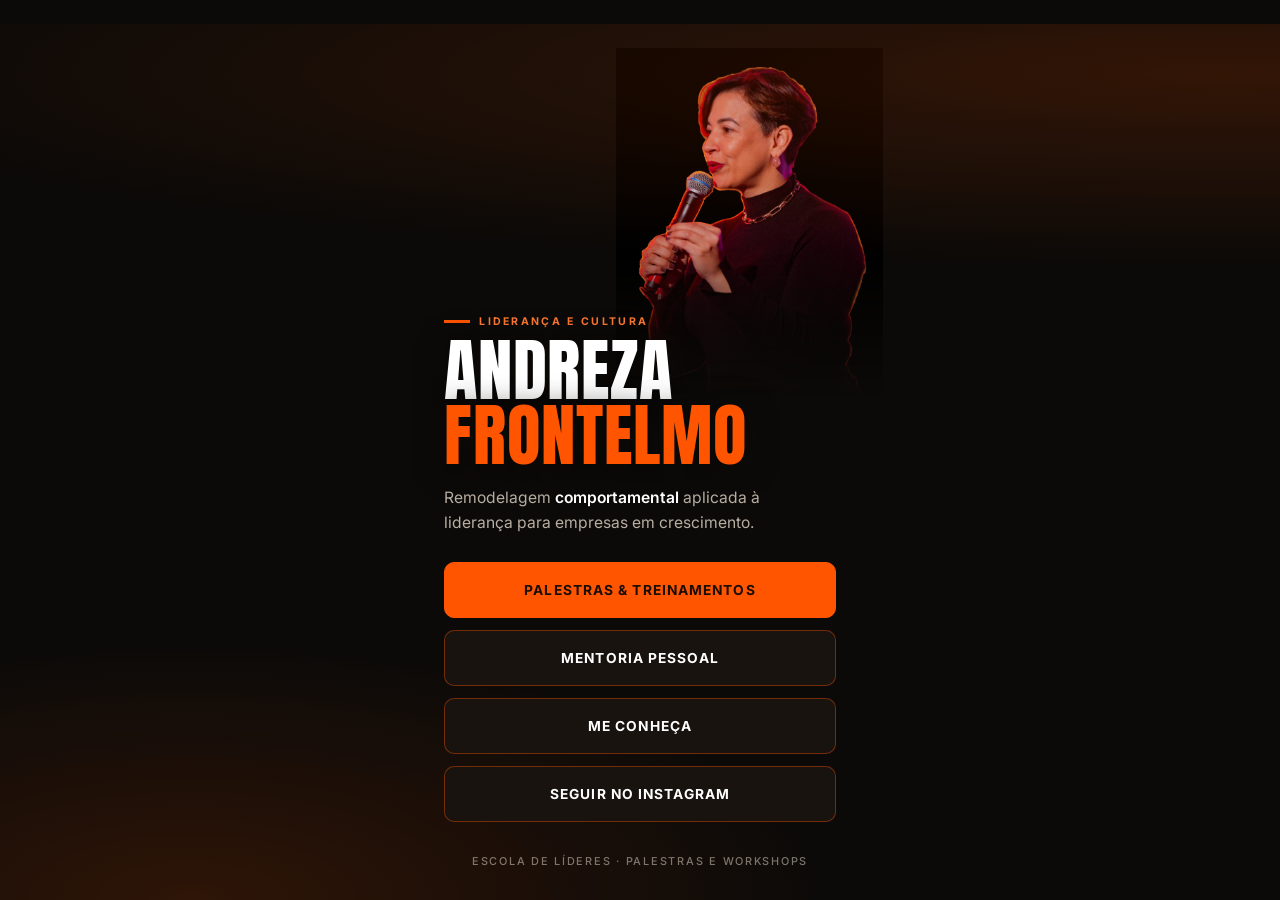
<file: index.html>
<!DOCTYPE html>
<html lang="pt-BR" data-tema="noturno">
<head>
  <meta charset="UTF-8">
  <meta name="viewport" content="width=device-width, initial-scale=1.0">
  <title>Andreza Frontelmo — Especialista em Liderança e Cultura</title>
  <meta name="description" content="Especialista em liderança e cultura. Remodelagem comportamental aplicada à liderança para empresas em crescimento. Palestras, treinamentos e mentoria.">

  <meta property="og:type" content="website">
  <meta property="og:url" content="https://afrontelmo.com/">
  <meta property="og:title" content="Andreza Frontelmo — Especialista em Liderança e Cultura">
  <meta property="og:description" content="Remodelagem comportamental aplicada à liderança para empresas em crescimento. Palestras, treinamentos e mentoria.">
  <meta property="og:image" content="https://afrontelmo.com/img/retrato-andreza.jpg">
  <meta name="twitter:card" content="summary_large_image">

  <link rel="icon" href="data:image/svg+xml,%3Csvg xmlns='http://www.w3.org/2000/svg' viewBox='0 0 64 64'%3E%3Crect width='64' height='64' rx='14' fill='%23EE7420'/%3E%3Ctext x='32' y='47' font-family='Arial, sans-serif' font-weight='900' font-size='40' fill='%23FFFFFF' text-anchor='middle'%3EA%3C/text%3E%3C/svg%3E">

  <!-- Tema do dia: os três designs aprovados se revezam, um por dia,
       virando à meia-noite de Brasília. ?tema=noturno|minimal|palco força um. -->
  <script src="tema.js"></script>

  <link rel="preconnect" href="https://fonts.googleapis.com">
  <link rel="preconnect" href="https://fonts.gstatic.com" crossorigin>
  <!-- Todas as famílias dos 3 temas num só CSS; o navegador baixa apenas
       os arquivos de fonte que o tema ativo realmente usa -->
  <link href="https://fonts.googleapis.com/css2?family=Anton&family=Fraunces:ital,opsz,wght@0,9..144,400;0,9..144,500;1,9..144,400;1,9..144,500&family=Inter:wght@400;500;600;700&family=Space+Grotesk:wght@500;600;700&display=swap" rel="stylesheet">

  <link rel="stylesheet" href="styles.css">
</head>
<body>

  <main class="bio">

    <div class="arco">
      <img src="img/retrato-andreza.jpg" alt="Retrato de Andreza Frontelmo">
    </div>

    <div class="hero" aria-hidden="true">
      <img src="img/capa-andreza.jpg" alt="">
    </div>

    <header class="titulo">
      <p class="eyebrow"><span class="eyebrow-texto"><span class="so-minimal">Especialista em </span>Liderança e Cultura</span></p>
      <h1><span class="nome">Andreza</span> <span class="sobrenome">Frontelmo<span class="ponto">.</span></span></h1>
    </header>

    <p class="tagline">Remodelagem <strong>comportamental</strong> aplicada à liderança para empresas em crescimento.</p>

    <nav class="links" aria-label="Links de contato e serviços">

      <a class="btn btn--primario" href="palestras.html">
        <svg class="icone" viewBox="0 0 24 24" width="19" height="19" fill="none" stroke="currentColor" stroke-width="1.6" stroke-linecap="round" stroke-linejoin="round" aria-hidden="true"><path d="M12 3v10"/><path d="M8.5 6.5C5.5 6.5 3.5 5 3.5 5v9s2 1.5 5 1.5 5-1.5 5-1.5"/><path d="M15.5 6.5c3 0 5-1.5 5-1.5v9s-2 1.5-5 1.5"/><path d="M9 21h6M12 17v4"/></svg>
        <span class="rotulo">Palestras &amp; Treinamentos</span>
        <span class="seta" aria-hidden="true">&rarr;</span>
      </a>

      <a class="btn" href="mentoria.html">
        <svg class="icone" viewBox="0 0 24 24" width="19" height="19" fill="none" stroke="currentColor" stroke-width="1.6" stroke-linecap="round" stroke-linejoin="round" aria-hidden="true"><circle cx="12" cy="12" r="8.5"/><circle cx="12" cy="12" r="4.7"/><circle cx="12" cy="12" r="1.2" fill="currentColor" stroke="none"/></svg>
        <span class="rotulo">Mentoria Pessoal</span>
        <span class="seta" aria-hidden="true">&rarr;</span>
      </a>

      <a class="btn" href="completo.html">
        <svg class="icone" viewBox="0 0 24 24" width="19" height="19" fill="none" stroke="currentColor" stroke-width="1.6" stroke-linecap="round" stroke-linejoin="round" aria-hidden="true"><circle cx="12" cy="8" r="4"/><path d="M4.5 20.5c0-3.6 3.2-6 7.5-6s7.5 2.4 7.5 6"/></svg>
        <span class="rotulo">Me Conheça</span>
        <span class="seta" aria-hidden="true">&rarr;</span>
      </a>

      <a class="btn btn--instagram" href="https://instagram.com/andrezafrontelmo" target="_blank" rel="noopener">
        <svg class="icone" viewBox="0 0 24 24" width="19" height="19" fill="none" stroke="currentColor" stroke-width="1.6" stroke-linecap="round" aria-hidden="true"><rect x="2.5" y="2.5" width="19" height="19" rx="5.5"/><circle cx="12" cy="12" r="4.2"/><circle cx="17.6" cy="6.4" r="1.1" fill="currentColor" stroke="none"/></svg>
        <span class="rotulo">Seguir no Instagram</span>
        <span class="seta" aria-hidden="true">&rarr;</span>
      </a>

    </nav>

    <p class="foot"><span class="foot-linha">Escola de Líderes · Palestras e Workshops</span><a class="ig" href="https://instagram.com/andrezafrontelmo" target="_blank" rel="noopener">@andrezafrontelmo</a></p>

  </main>

</body>
</html>
</file>
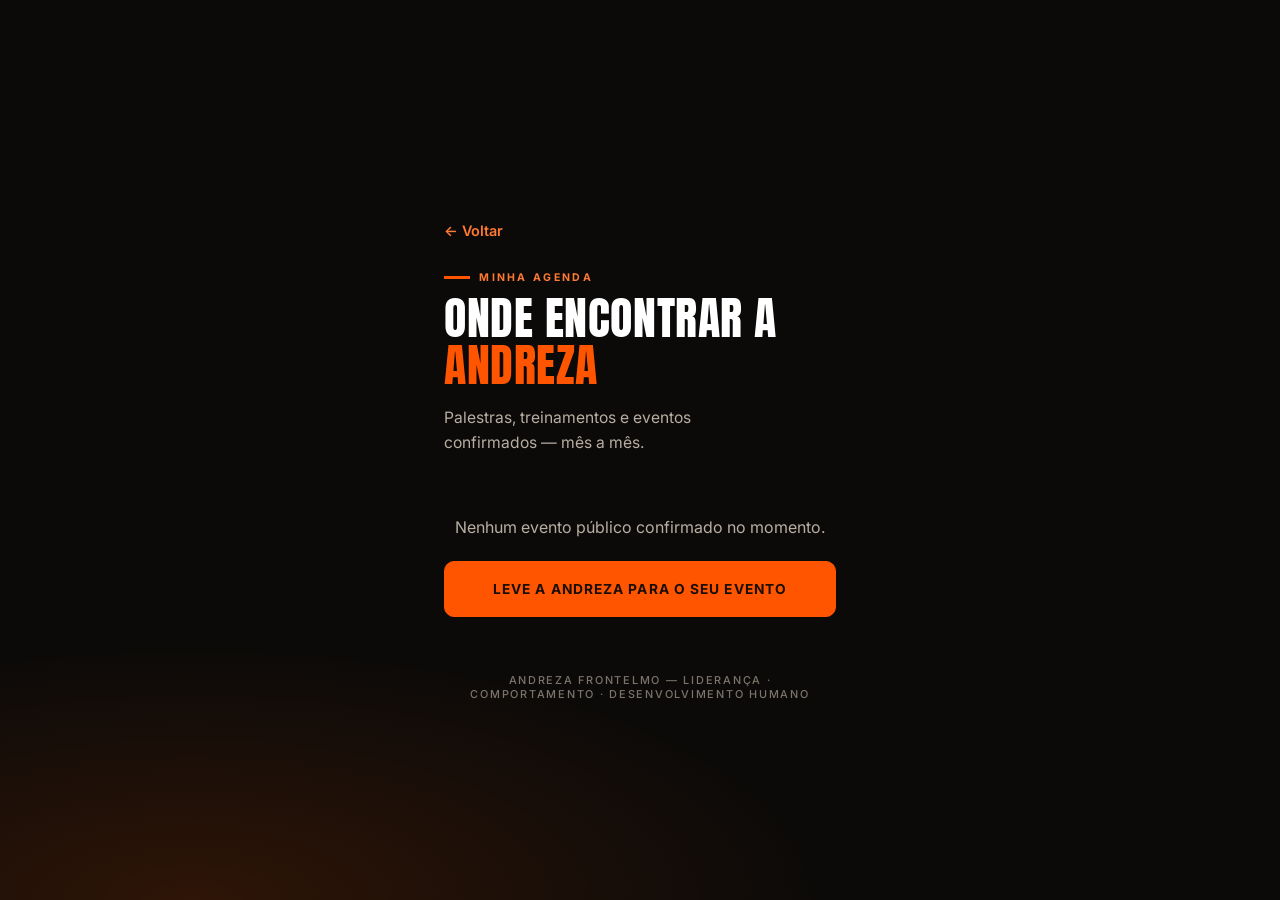
<file: agenda.html>
<!DOCTYPE html>
<html lang="pt-BR" data-tema="noturno">
<head>
  <meta charset="UTF-8">
  <meta name="viewport" content="width=device-width, initial-scale=1.0">
  <title>Minha Agenda — Andreza Frontelmo</title>
  <meta name="description" content="Agenda de palestras, treinamentos e eventos com a participação de Andreza Frontelmo, mês a mês.">

  <link rel="icon" href="data:image/svg+xml,%3Csvg xmlns='http://www.w3.org/2000/svg' viewBox='0 0 64 64'%3E%3Crect width='64' height='64' rx='14' fill='%23EE7420'/%3E%3Ctext x='32' y='47' font-family='Arial, sans-serif' font-weight='900' font-size='40' fill='%23FFFFFF' text-anchor='middle'%3EA%3C/text%3E%3C/svg%3E">

  <script src="tema.js"></script>

  <link rel="preconnect" href="https://fonts.googleapis.com">
  <link rel="preconnect" href="https://fonts.gstatic.com" crossorigin>
  <link href="https://fonts.googleapis.com/css2?family=Anton&family=Fraunces:ital,opsz,wght@0,9..144,400;0,9..144,500;1,9..144,400;1,9..144,500&family=Inter:wght@400;500;600;700&family=Space+Grotesk:wght@500;600;700&display=swap" rel="stylesheet">

  <link rel="stylesheet" href="styles.css">
  <script src="agenda.js" defer></script>
</head>
<body>

  <main class="bio page">

    <a class="back" href="index.html">&#8592; Voltar</a>

    <p class="eyebrow">Minha Agenda</p>

    <h1 class="page-title">Onde encontrar a <em class="word-glow">Andreza</em></h1>

    <p class="tagline">Palestras, treinamentos e eventos confirmados — mês a mês.</p>

    <div class="agenda" id="agenda" aria-live="polite">
      <p class="agenda-loading">Carregando agenda…</p>
    </div>

    <p class="foot">Andreza Frontelmo — <wbr>Liderança · <wbr>Comportamento · <wbr>Desenvolvimento Humano</p>

  </main>

</body>
</html>
</file>
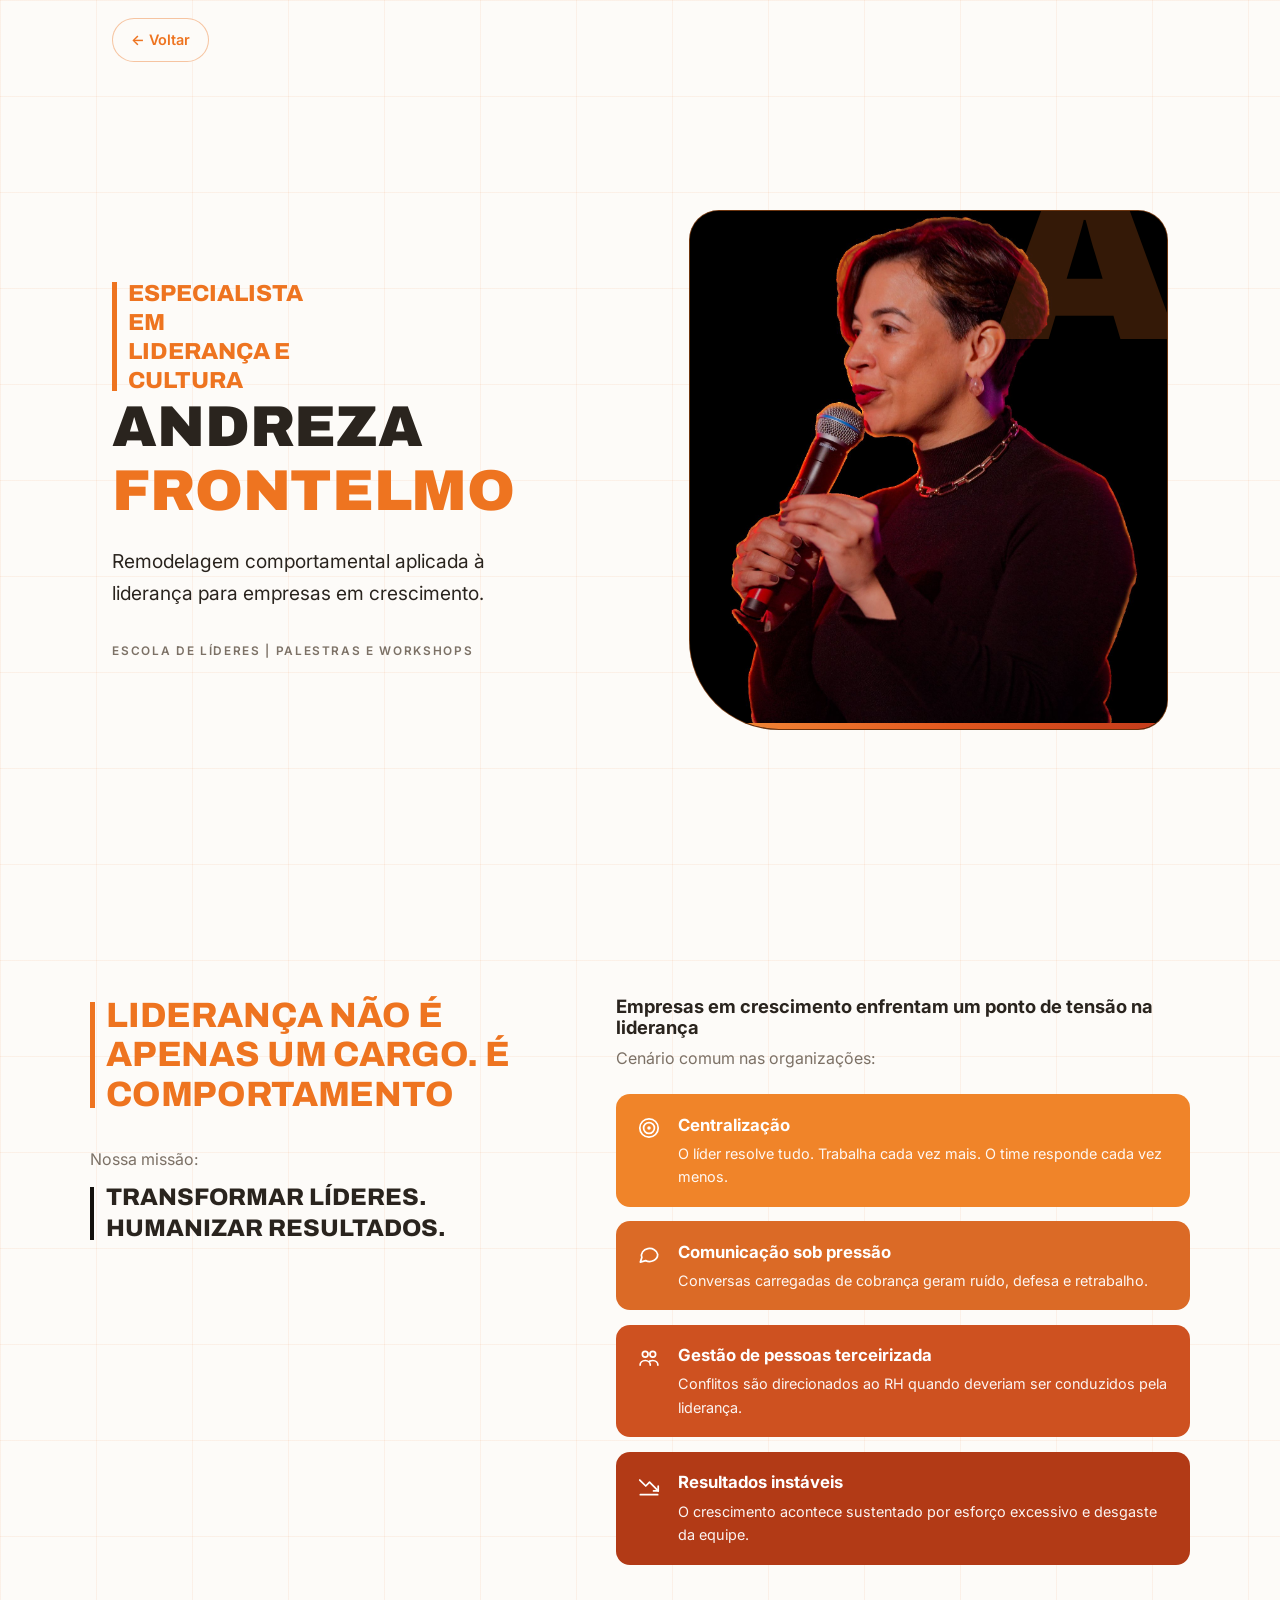
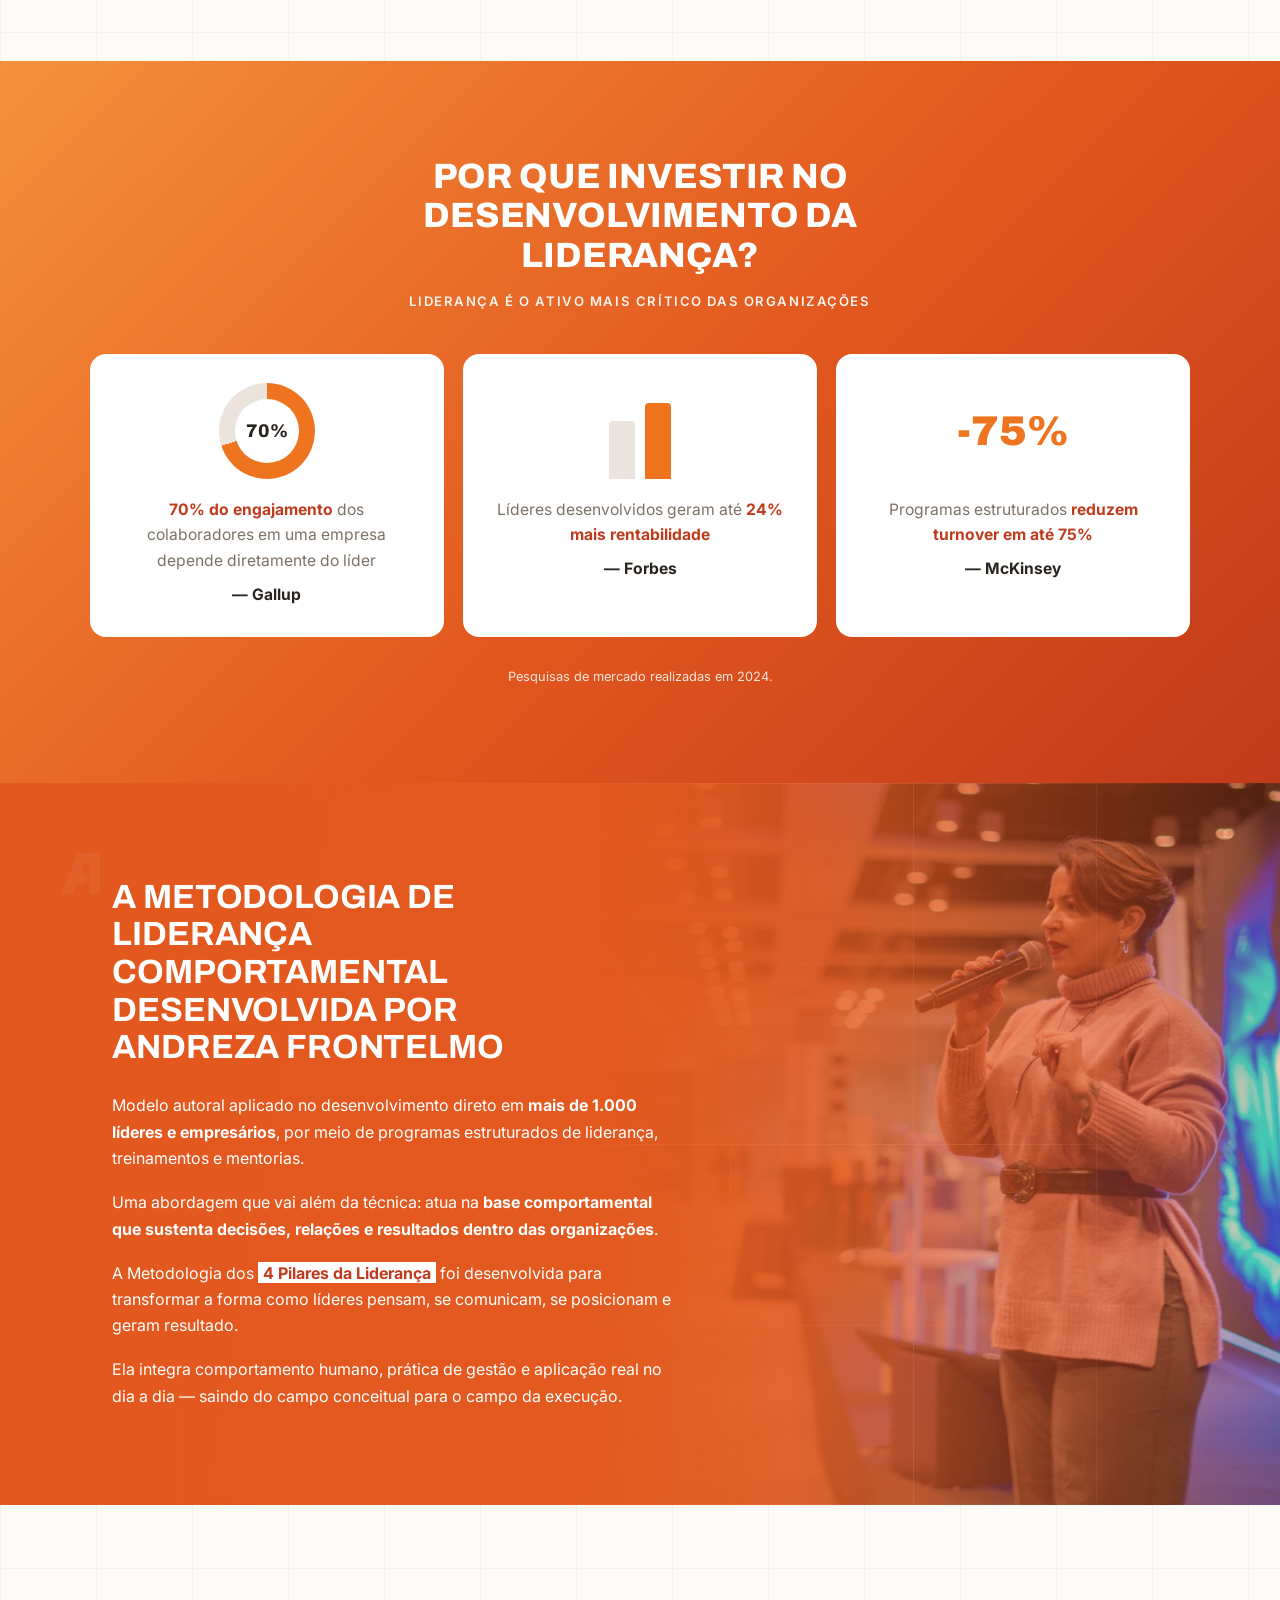
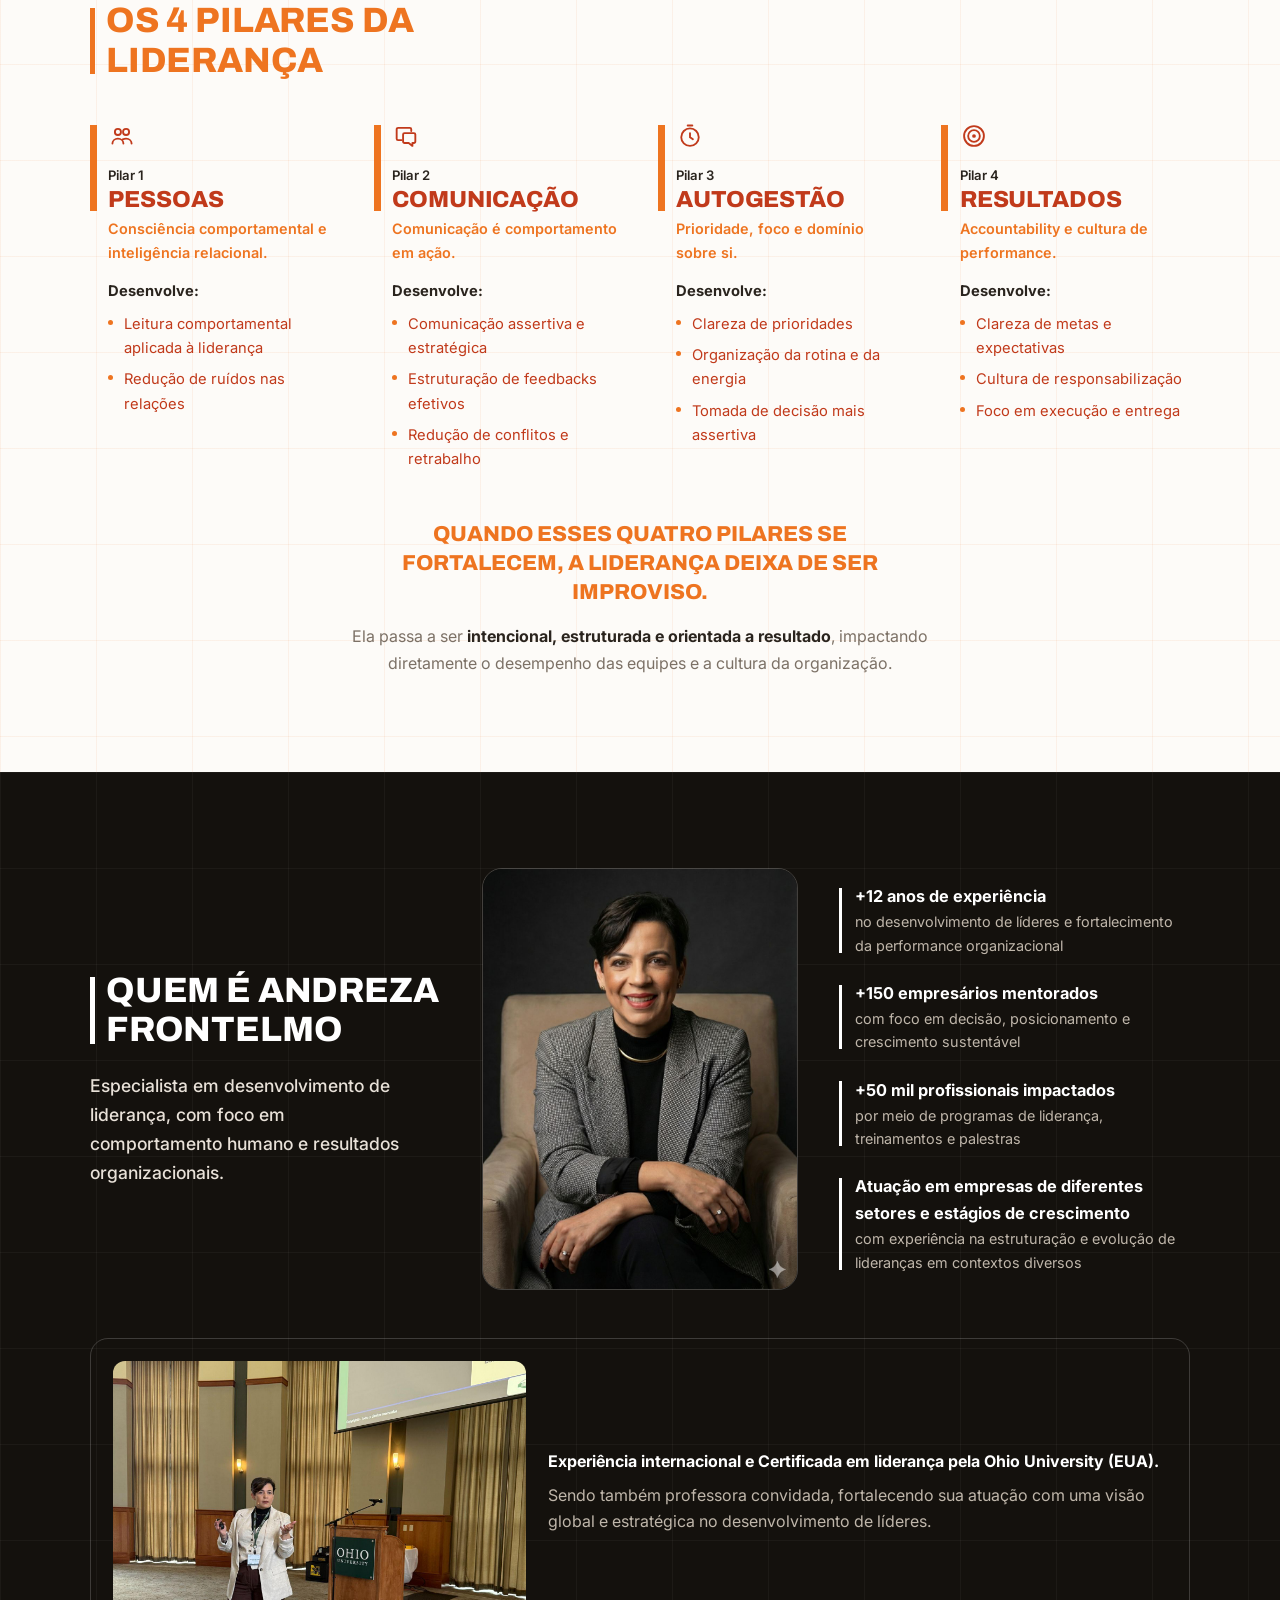
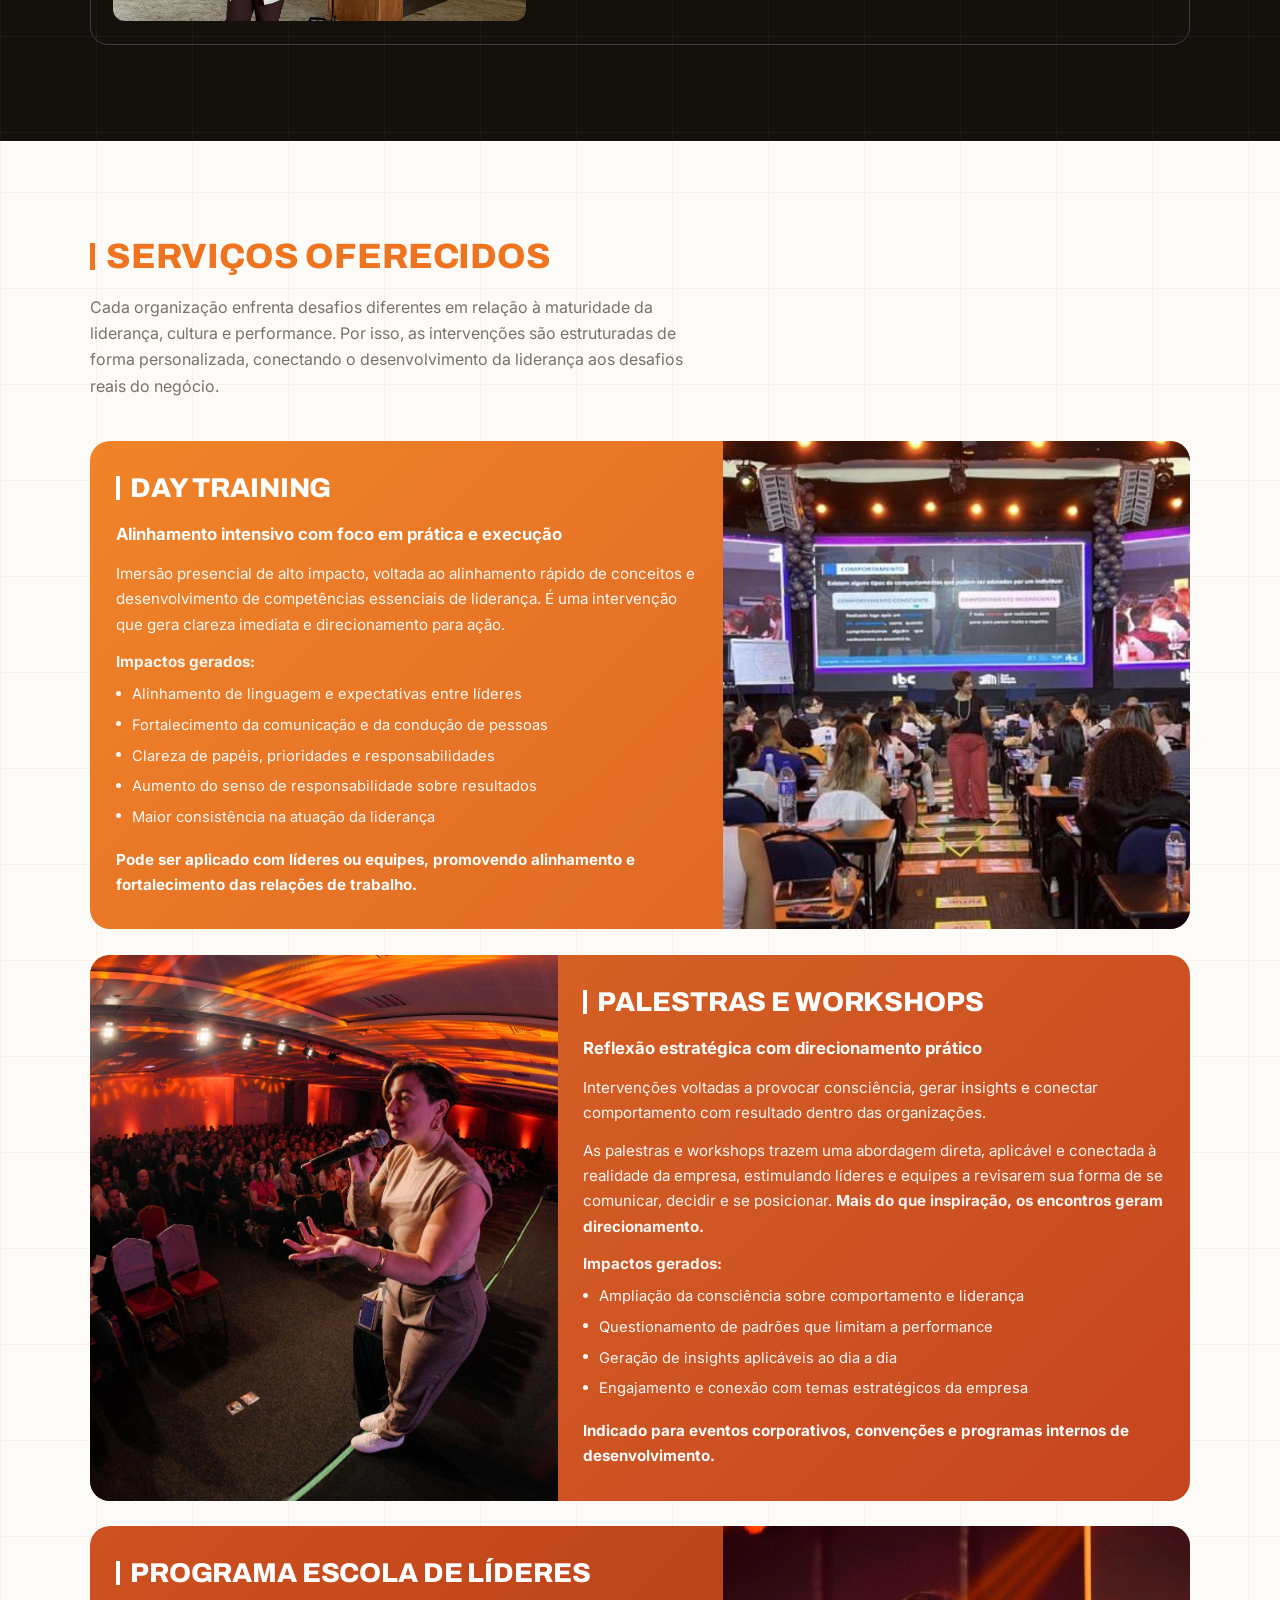
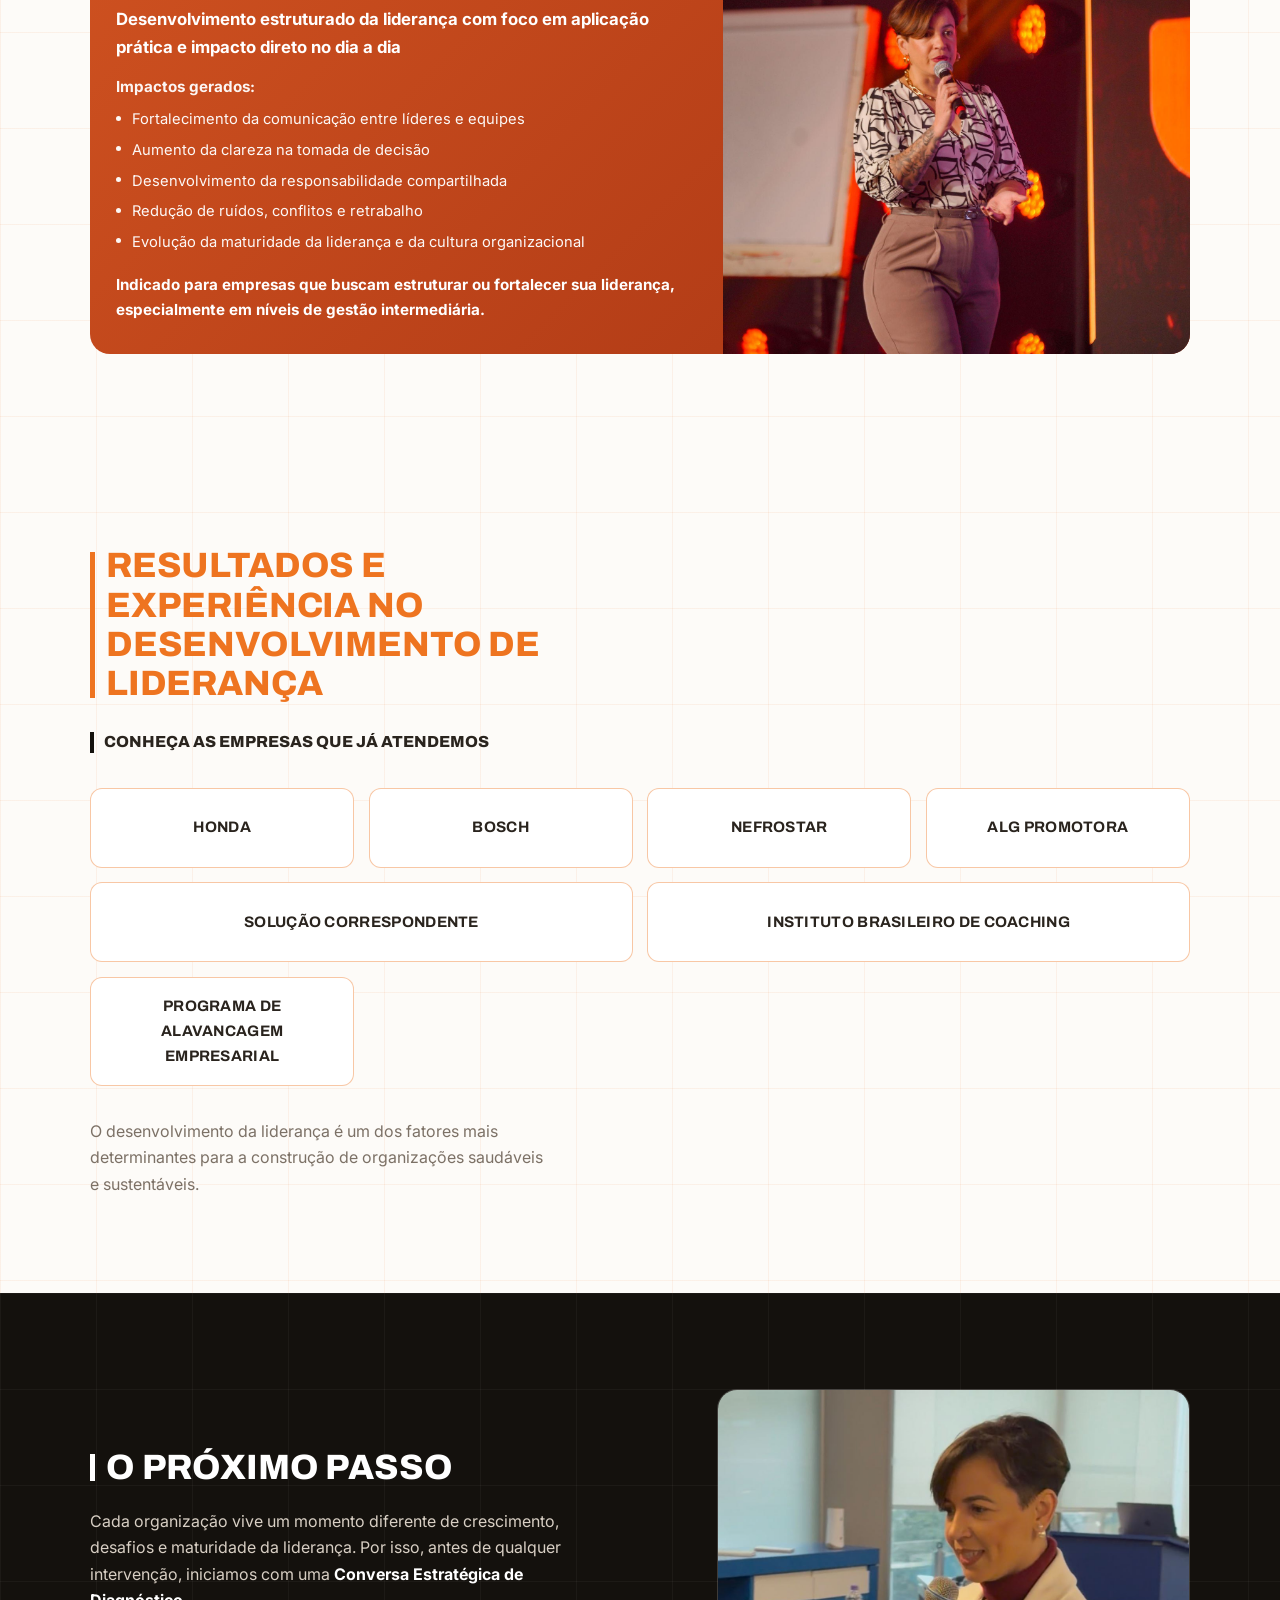
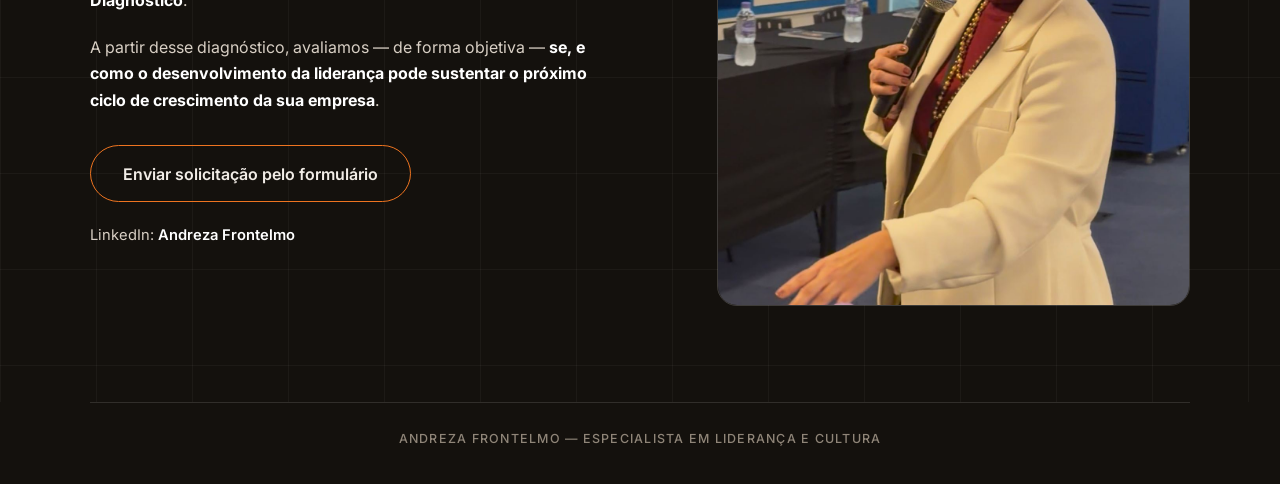
<file: completo.html>
<!DOCTYPE html>
<html lang="pt-BR">
<head>
  <meta charset="UTF-8">
  <meta name="viewport" content="width=device-width, initial-scale=1.0">
  <title>Me Conheça — Andreza Frontelmo</title>
  <meta name="description" content="Especialista em liderança e cultura. Metodologia dos 4 Pilares da Liderança, Day Training, palestras, workshops e o Programa Escola de Líderes.">

  <meta property="og:type" content="website">
  <meta property="og:url" content="https://afrontelmo.com/completo.html">
  <meta property="og:title" content="Andreza Frontelmo — Especialista em Liderança e Cultura">
  <meta property="og:description" content="Remodelagem comportamental aplicada à liderança para empresas em crescimento. Conheça a metodologia dos 4 Pilares da Liderança.">
  <meta property="og:image" content="https://afrontelmo.com/img/retrato-andreza.jpg">
  <meta name="twitter:card" content="summary_large_image">

  <link rel="icon" href="data:image/svg+xml,%3Csvg xmlns='http://www.w3.org/2000/svg' viewBox='0 0 64 64'%3E%3Crect width='64' height='64' rx='14' fill='%23EE7420'/%3E%3Ctext x='32' y='47' font-family='Arial, sans-serif' font-weight='900' font-size='40' fill='%23FFFFFF' text-anchor='middle'%3EA%3C/text%3E%3C/svg%3E">

  <link rel="preconnect" href="https://fonts.googleapis.com">
  <link rel="preconnect" href="https://fonts.gstatic.com" crossorigin>
  <link href="https://fonts.googleapis.com/css2?family=Archivo:wght@600;700;800;900&family=Inter:wght@400;500;600;700&display=swap" rel="stylesheet">

  <link rel="stylesheet" href="completo.css">
  <script src="completo.js" defer></script>
</head>
<body>

  <header class="site-header">
    <div class="header-inner">
      <a class="brand" href="#topo">Andreza <em>Frontelmo</em></a>
      <nav class="nav-menu" aria-label="Navegação principal">
        <ul>
          <li><a href="#metodo">Metodologia</a></li>
          <li><a href="#pilares">4 Pilares</a></li>
          <li><a href="#quem">Quem sou</a></li>
          <li><a href="#servicos">Serviços</a></li>
          <li><a href="#proximo">Próximo passo</a></li>
        </ul>
      </nav>
      <a class="header-back" href="index.html">&#8592; Voltar</a>
    </div>
  </header>

  <main id="topo">

    <!-- ============ CAPA ============ -->
    <section class="hero">
      <a class="hero-back" href="index.html">&#8592; Voltar</a>

      <div class="hero-conteudo">
        <p class="hero-eyebrow">Especialista em Liderança e Cultura</p>
        <h1>Andreza <em>Frontelmo</em></h1>
        <p class="hero-tagline">Remodelagem comportamental aplicada à liderança para empresas em crescimento.</p>
        <p class="hero-tag-rodape">Escola de Líderes | Palestras e Workshops</p>
      </div>

      <div class="hero-painel" aria-hidden="true">
        <img src="img/capa-andreza.jpg" alt="" fetchpriority="high">
      </div>
    </section>

    <!-- ============ TENSÃO ============ -->
    <section class="section">
      <div class="section-inner tensao-grid">
        <div class="tensao-abre reveal">
          <h2 class="titulo-barra">Liderança não é apenas um cargo. É comportamento</h2>
          <p class="missao-rotulo">Nossa missão:</p>
          <p class="missao">Transformar líderes. Humanizar resultados.</p>
        </div>
        <div class="tensao-lado reveal">
          <h3>Empresas em crescimento enfrentam um ponto de tensão na liderança</h3>
          <p>Cenário comum nas organizações:</p>
          <div class="cartoes-tensao">
            <div class="cartao-tensao">
              <svg viewBox="0 0 24 24" width="26" height="26" fill="none" stroke="currentColor" stroke-width="1.6" stroke-linecap="round" aria-hidden="true"><circle cx="12" cy="12" r="8.5"/><circle cx="12" cy="12" r="5"/><circle cx="12" cy="12" r="1.6" fill="currentColor" stroke="none"/></svg>
              <div>
                <strong>Centralização</strong>
                <p>O líder resolve tudo. Trabalha cada vez mais. O time responde cada vez menos.</p>
              </div>
            </div>
            <div class="cartao-tensao">
              <svg viewBox="0 0 24 24" width="26" height="26" fill="none" stroke="currentColor" stroke-width="1.6" stroke-linecap="round" stroke-linejoin="round" aria-hidden="true"><path d="M20 11.5a7.5 6.5 0 0 1-11.1 5.7L4 18.5l1.4-4.2A7.5 6.5 0 1 1 20 11.5Z"/></svg>
              <div>
                <strong>Comunicação sob pressão</strong>
                <p>Conversas carregadas de cobrança geram ruído, defesa e retrabalho.</p>
              </div>
            </div>
            <div class="cartao-tensao">
              <svg viewBox="0 0 24 24" width="26" height="26" fill="none" stroke="currentColor" stroke-width="1.6" stroke-linecap="round" aria-hidden="true"><circle cx="8.5" cy="8.5" r="2.6"/><circle cx="15.5" cy="8.5" r="2.6"/><path d="M3.8 18.5c0-2.4 2-4.2 4.7-4.2s4.7 1.8 4.7 4.2"/><path d="M12.7 14.9c.8-.4 1.8-.6 2.8-.6 2.7 0 4.7 1.8 4.7 4.2"/></svg>
              <div>
                <strong>Gestão de pessoas terceirizada</strong>
                <p>Conflitos são direcionados ao RH quando deveriam ser conduzidos pela liderança.</p>
              </div>
            </div>
            <div class="cartao-tensao">
              <svg viewBox="0 0 24 24" width="26" height="26" fill="none" stroke="currentColor" stroke-width="1.6" stroke-linecap="round" stroke-linejoin="round" aria-hidden="true"><path d="M3.5 6.5 9 12l3.5-3.5 8 8"/><path d="M20.5 12.2v4.3h-4.3"/><path d="M4 20h16"/></svg>
              <div>
                <strong>Resultados instáveis</strong>
                <p>O crescimento acontece sustentado por esforço excessivo e desgaste da equipe.</p>
              </div>
            </div>
          </div>
        </div>
      </div>
    </section>

    <!-- ============ NÚMEROS ============ -->
    <section class="section section--gradiente">
      <div class="section-inner reveal">
        <h2>Por que investir no desenvolvimento da liderança?</h2>
        <p class="numeros-sub">Liderança é o ativo mais crítico das organizações</p>
        <div class="numeros-grid">
          <div class="numero-cartao">
            <div class="donut" role="img" aria-label="Gráfico de 70 por cento"><span>70%</span></div>
            <p><strong>70% do engajamento</strong> dos colaboradores em uma empresa depende diretamente do líder <span class="fonte">— Gallup</span></p>
          </div>
          <div class="numero-cartao">
            <div class="barras" role="img" aria-label="Gráfico de barras com crescimento de 24 por cento"><i></i><i></i></div>
            <p>Líderes desenvolvidos geram até <strong>24% mais rentabilidade</strong> <span class="fonte">— Forbes</span></p>
          </div>
          <div class="numero-cartao">
            <div class="numero-destaque" role="img" aria-label="Redução de até 75 por cento">-75%</div>
            <p>Programas estruturados <strong>reduzem turnover em até 75%</strong> <span class="fonte">— McKinsey</span></p>
          </div>
        </div>
        <p class="numeros-nota">Pesquisas de mercado realizadas em 2024.</p>
      </div>
    </section>

    <!-- ============ METODOLOGIA ============ -->
    <section id="metodo" class="metodo">
      <div class="metodo-foto" aria-hidden="true"></div>
      <div class="metodo-veu" aria-hidden="true"></div>
      <div class="metodo-conteudo reveal">
        <h2>A metodologia de liderança comportamental desenvolvida por Andreza Frontelmo</h2>
        <div class="metodo-texto">
          <p>Modelo autoral aplicado no desenvolvimento direto em <strong>mais de 1.000 líderes e empresários</strong>, por meio de programas estruturados de liderança, treinamentos e mentorias.</p>
          <p>Uma abordagem que vai além da técnica: atua na <strong>base comportamental que sustenta decisões, relações e resultados dentro das organizações</strong>.</p>
          <p>A Metodologia dos <span class="marca-texto">4 Pilares da Liderança</span> foi desenvolvida para transformar a forma como líderes pensam, se comunicam, se posicionam e geram resultado.</p>
          <p>Ela integra comportamento humano, prática de gestão e aplicação real no dia a dia — saindo do campo conceitual para o campo da execução.</p>
        </div>
      </div>
    </section>

    <!-- ============ 4 PILARES ============ -->
    <section id="pilares" class="section">
      <div class="section-inner">
        <h2 class="titulo-barra reveal" style="color: var(--laranja);">Os 4 Pilares da Liderança</h2>
        <div class="pilares-grid">
          <div class="pilar reveal">
            <svg viewBox="0 0 24 24" width="28" height="28" fill="none" stroke="currentColor" stroke-width="1.6" stroke-linecap="round" aria-hidden="true"><circle cx="8.5" cy="8.5" r="2.6"/><circle cx="15.5" cy="8.5" r="2.6"/><path d="M3.8 18.5c0-2.4 2-4.2 4.7-4.2s4.7 1.8 4.7 4.2"/><path d="M12.7 14.9c.8-.4 1.8-.6 2.8-.6 2.7 0 4.7 1.8 4.7 4.2"/></svg>
            <p class="pilar-rotulo">Pilar 1</p>
            <h3>Pessoas</h3>
            <p class="pilar-sub">Consciência comportamental e inteligência relacional.</p>
            <p class="pilar-dev">Desenvolve:</p>
            <ul>
              <li>Leitura comportamental aplicada à liderança</li>
              <li>Redução de ruídos nas relações</li>
            </ul>
          </div>
          <div class="pilar reveal">
            <svg viewBox="0 0 24 24" width="28" height="28" fill="none" stroke="currentColor" stroke-width="1.6" stroke-linecap="round" stroke-linejoin="round" aria-hidden="true"><path d="M8.2 15.5h-3A1.2 1.2 0 0 1 4 14.3V6.2A1.2 1.2 0 0 1 5.2 5h10.1a1.2 1.2 0 0 1 1.2 1.2v1.6"/><path d="M9.5 10.7A1.2 1.2 0 0 1 10.7 9.5h8.1a1.2 1.2 0 0 1 1.2 1.2v6.1a1.2 1.2 0 0 1-1.2 1.2h-1.3v2.5l-3.2-2.5h-3.6a1.2 1.2 0 0 1-1.2-1.2Z"/></svg>
            <p class="pilar-rotulo">Pilar 2</p>
            <h3>Comunicação</h3>
            <p class="pilar-sub">Comunicação é comportamento em ação.</p>
            <p class="pilar-dev">Desenvolve:</p>
            <ul>
              <li>Comunicação assertiva e estratégica</li>
              <li>Estruturação de feedbacks efetivos</li>
              <li>Redução de conflitos e retrabalho</li>
            </ul>
          </div>
          <div class="pilar reveal">
            <svg viewBox="0 0 24 24" width="28" height="28" fill="none" stroke="currentColor" stroke-width="1.6" stroke-linecap="round" aria-hidden="true"><circle cx="12" cy="13" r="7.5"/><path d="M12 9.5V13l2.5 1.8"/><path d="M10 3h4"/></svg>
            <p class="pilar-rotulo">Pilar 3</p>
            <h3>Autogestão</h3>
            <p class="pilar-sub">Prioridade, foco e domínio sobre si.</p>
            <p class="pilar-dev">Desenvolve:</p>
            <ul>
              <li>Clareza de prioridades</li>
              <li>Organização da rotina e da energia</li>
              <li>Tomada de decisão mais assertiva</li>
            </ul>
          </div>
          <div class="pilar reveal">
            <svg viewBox="0 0 24 24" width="28" height="28" fill="none" stroke="currentColor" stroke-width="1.6" stroke-linecap="round" aria-hidden="true"><circle cx="12" cy="12" r="8.5"/><circle cx="12" cy="12" r="5"/><circle cx="12" cy="12" r="1.6" fill="currentColor" stroke="none"/></svg>
            <p class="pilar-rotulo">Pilar 4</p>
            <h3>Resultados</h3>
            <p class="pilar-sub">Accountability e cultura de performance.</p>
            <p class="pilar-dev">Desenvolve:</p>
            <ul>
              <li>Clareza de metas e expectativas</li>
              <li>Cultura de responsabilização</li>
              <li>Foco em execução e entrega</li>
            </ul>
          </div>
        </div>
        <div class="pilares-fecho reveal">
          <strong>Quando esses quatro pilares se fortalecem, a liderança deixa de ser improviso.</strong>
          <p>Ela passa a ser <b>intencional, estruturada e orientada a resultado</b>, impactando diretamente o desempenho das equipes e a cultura da organização.</p>
        </div>
      </div>
    </section>

    <!-- ============ QUEM É ============ -->
    <section id="quem" class="section section--escura">
      <div class="section-inner">
        <div class="quem-grid">
          <div class="quem-abre reveal">
            <h2 class="titulo-barra">Quem é Andreza Frontelmo</h2>
            <p>Especialista em desenvolvimento de liderança, com foco em comportamento humano e resultados organizacionais.</p>
          </div>
          <figure class="quem-foto reveal">
            <img src="img/retrato-andreza.jpg" alt="Retrato de Andreza Frontelmo" loading="lazy">
          </figure>
          <div class="quem-stats reveal">
            <div class="quem-stat">
              <strong>+12 anos de experiência</strong>
              <p>no desenvolvimento de líderes e fortalecimento da performance organizacional</p>
            </div>
            <div class="quem-stat">
              <strong>+150 empresários mentorados</strong>
              <p>com foco em decisão, posicionamento e crescimento sustentável</p>
            </div>
            <div class="quem-stat">
              <strong>+50 mil profissionais impactados</strong>
              <p>por meio de programas de liderança, treinamentos e palestras</p>
            </div>
            <div class="quem-stat">
              <strong>Atuação em empresas de diferentes setores e estágios de crescimento</strong>
              <p>com experiência na estruturação e evolução de lideranças em contextos diversos</p>
            </div>
          </div>
        </div>
        <div class="credencial reveal">
          <img src="img/ohio.jpg" alt="Andreza Frontelmo conduzindo aula na Ohio University" loading="lazy">
          <div>
            <strong>Experiência internacional e Certificada em liderança pela Ohio University (EUA).</strong>
            <p>Sendo também professora convidada, fortalecendo sua atuação com uma visão global e estratégica no desenvolvimento de líderes.</p>
          </div>
        </div>
      </div>
    </section>

    <!-- ============ SERVIÇOS ============ -->
    <section id="servicos" class="section">
      <div class="section-inner">
        <h2 class="titulo-barra reveal" style="color: var(--laranja);">Serviços oferecidos</h2>
        <p class="section-lead reveal">Cada organização enfrenta desafios diferentes em relação à maturidade da liderança, cultura e performance. Por isso, as intervenções são estruturadas de forma personalizada, conectando o desenvolvimento da liderança aos desafios reais do negócio.</p>

        <div class="servicos-cartoes">

          <article class="servico reveal">
            <div class="servico-texto">
              <h3>Day Training</h3>
              <p class="servico-sub">Alinhamento intensivo com foco em prática e execução</p>
              <p>Imersão presencial de alto impacto, voltada ao alinhamento rápido de conceitos e desenvolvimento de competências essenciais de liderança. É uma intervenção que gera clareza imediata e direcionamento para ação.</p>
              <p class="servico-impactos">Impactos gerados:</p>
              <ul>
                <li>Alinhamento de linguagem e expectativas entre líderes</li>
                <li>Fortalecimento da comunicação e da condução de pessoas</li>
                <li>Clareza de papéis, prioridades e responsabilidades</li>
                <li>Aumento do senso de responsabilidade sobre resultados</li>
                <li>Maior consistência na atuação da liderança</li>
              </ul>
              <p class="servico-indicacao">Pode ser aplicado com líderes ou equipes, promovendo alinhamento e fortalecimento das relações de trabalho.</p>
            </div>
            <div class="servico-foto">
              <img src="img/treinamento-ibc.jpg" alt="Andreza conduzindo treinamento presencial em grande evento" loading="lazy">
            </div>
          </article>

          <article class="servico reveal">
            <div class="servico-texto">
              <h3>Palestras e Workshops</h3>
              <p class="servico-sub">Reflexão estratégica com direcionamento prático</p>
              <p>Intervenções voltadas a provocar consciência, gerar insights e conectar comportamento com resultado dentro das organizações.</p>
              <p>As palestras e workshops trazem uma abordagem direta, aplicável e conectada à realidade da empresa, estimulando líderes e equipes a revisarem sua forma de se comunicar, decidir e se posicionar. <strong>Mais do que inspiração, os encontros geram direcionamento.</strong></p>
              <p class="servico-impactos">Impactos gerados:</p>
              <ul>
                <li>Ampliação da consciência sobre comportamento e liderança</li>
                <li>Questionamento de padrões que limitam a performance</li>
                <li>Geração de insights aplicáveis ao dia a dia</li>
                <li>Engajamento e conexão com temas estratégicos da empresa</li>
              </ul>
              <p class="servico-indicacao">Indicado para eventos corporativos, convenções e programas internos de desenvolvimento.</p>
            </div>
            <div class="servico-foto">
              <img src="img/palco-plateia.jpg" alt="Andreza palestrando para plateia lotada" loading="lazy">
            </div>
          </article>

          <article class="servico reveal">
            <div class="servico-texto">
              <h3>Programa Escola de Líderes</h3>
              <p class="servico-sub">Desenvolvimento estruturado da liderança com foco em aplicação prática e impacto direto no dia a dia</p>
              <p class="servico-impactos">Impactos gerados:</p>
              <ul>
                <li>Fortalecimento da comunicação entre líderes e equipes</li>
                <li>Aumento da clareza na tomada de decisão</li>
                <li>Desenvolvimento da responsabilidade compartilhada</li>
                <li>Redução de ruídos, conflitos e retrabalho</li>
                <li>Evolução da maturidade da liderança e da cultura organizacional</li>
              </ul>
              <p class="servico-indicacao">Indicado para empresas que buscam estruturar ou fortalecer sua liderança, especialmente em níveis de gestão intermediária.</p>
            </div>
            <div class="servico-foto">
              <img src="img/palco-evento.jpg" alt="Andreza no palco de evento corporativo" loading="lazy">
            </div>
          </article>

        </div>
      </div>
    </section>

    <!-- ============ EMPRESAS ============ -->
    <section id="empresas" class="section">
      <div class="section-inner">
        <h2 class="titulo-barra reveal" style="color: var(--laranja);">Resultados e experiência no desenvolvimento de liderança</h2>
        <p class="empresas-sub reveal">Conheça as empresas que já atendemos</p>
        <div class="empresas-grid reveal">
          <div class="empresa">Honda</div>
          <div class="empresa">Bosch</div>
          <div class="empresa">Nefrostar</div>
          <div class="empresa">ALG Promotora</div>
          <div class="empresa">Solução Correspondente</div>
          <div class="empresa">Instituto Brasileiro de Coaching</div>
          <div class="empresa">Programa de Alavancagem Empresarial</div>
        </div>
        <p class="empresas-nota reveal">O desenvolvimento da liderança é um dos fatores mais determinantes para a construção de organizações saudáveis e sustentáveis.</p>
      </div>
    </section>

    <!-- ============ PRÓXIMO PASSO ============ -->
    <section id="proximo" class="section section--escura">
      <div class="section-inner proximo-grid">
        <div class="proximo-texto reveal">
          <h2 class="titulo-barra">O próximo passo</h2>
          <p>Cada organização vive um momento diferente de crescimento, desafios e maturidade da liderança. Por isso, antes de qualquer intervenção, iniciamos com uma <strong>Conversa Estratégica de Diagnóstico</strong>.</p>
          <p>A partir desse diagnóstico, avaliamos — de forma objetiva — <strong>se, e como o desenvolvimento da liderança pode sustentar o próximo ciclo de crescimento da sua empresa</strong>.</p>
          <div class="proximo-acoes">
            <a class="btn" href="palestras.html">Enviar solicitação pelo formulário</a>
          </div>
          <p class="proximo-linkedin">LinkedIn: <b>Andreza Frontelmo</b></p>
        </div>
        <figure class="proximo-foto reveal">
          <img src="img/andreza-palestra.jpg" alt="Andreza Frontelmo em palestra" loading="lazy">
        </figure>
      </div>
    </section>

  </main>

  <footer class="footer">
    <p class="footer-line">Andreza Frontelmo — Especialista em Liderança e Cultura</p>
  </footer>

</body>
</html>
</file>
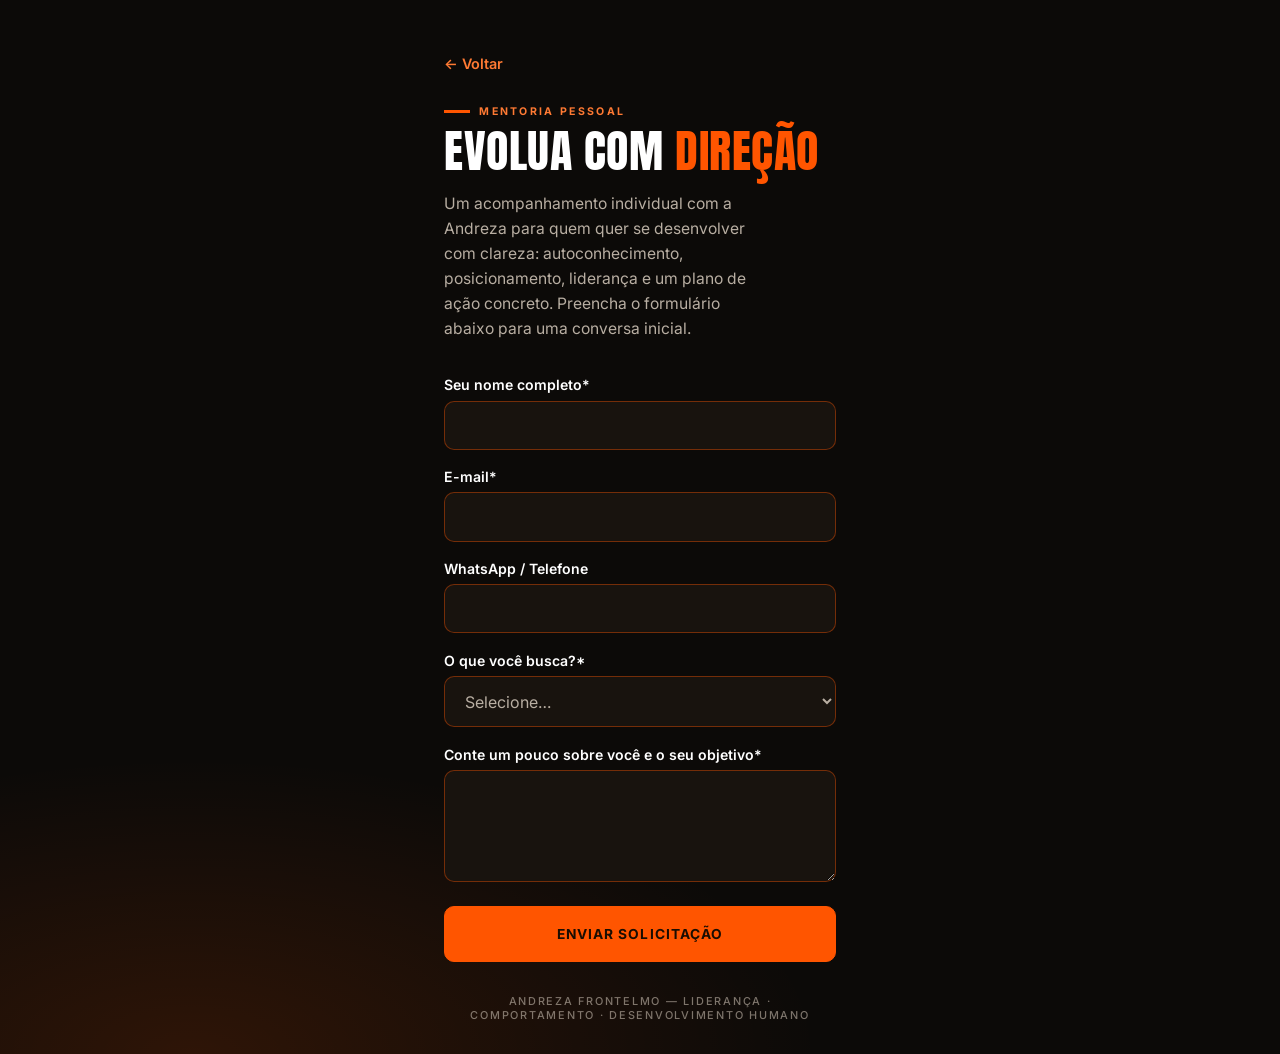
<file: mentoria.html>
<!DOCTYPE html>
<html lang="pt-BR" data-tema="noturno">
<head>
  <meta charset="UTF-8">
  <meta name="viewport" content="width=device-width, initial-scale=1.0">
  <title>Mentoria Pessoal — Andreza Frontelmo</title>
  <meta name="description" content="Mentoria pessoal com Andreza Frontelmo: acompanhamento individual em liderança, comportamento e desenvolvimento, com clareza e plano de ação.">

  <link rel="icon" href="data:image/svg+xml,%3Csvg xmlns='http://www.w3.org/2000/svg' viewBox='0 0 64 64'%3E%3Crect width='64' height='64' rx='14' fill='%23EE7420'/%3E%3Ctext x='32' y='47' font-family='Arial, sans-serif' font-weight='900' font-size='40' fill='%23FFFFFF' text-anchor='middle'%3EA%3C/text%3E%3C/svg%3E">

  <script src="tema.js"></script>

  <link rel="preconnect" href="https://fonts.googleapis.com">
  <link rel="preconnect" href="https://fonts.gstatic.com" crossorigin>
  <link href="https://fonts.googleapis.com/css2?family=Anton&family=Fraunces:ital,opsz,wght@0,9..144,400;0,9..144,500;1,9..144,400;1,9..144,500&family=Inter:wght@400;500;600;700&family=Space+Grotesk:wght@500;600;700&display=swap" rel="stylesheet">

  <link rel="stylesheet" href="styles.css">
</head>
<body>

  <main class="bio page">

    <a class="back" href="index.html">&#8592; Voltar</a>

    <p class="eyebrow">Mentoria Pessoal</p>

    <h1 class="page-title">Evolua com <em class="word-glow">direção</em></h1>

    <p class="tagline">Um acompanhamento individual com a Andreza para quem quer se desenvolver com clareza: autoconhecimento, posicionamento, liderança e um plano de ação concreto. Preencha o formulário abaixo para uma conversa inicial.</p>

    <!-- FormSubmit: o action usa o alias anônimo do formulário — o e-mail de destino não aparece no código. -->
    <form class="form" action="https://formsubmit.co/9043c39f3b8a175e6598bd9af6ccf3f3" method="POST">
      <input type="hidden" name="_subject" value="Novo pedido de mentoria pessoal — site">
      <input type="hidden" name="_captcha" value="false">
      <input type="hidden" name="_next" value="https://afrontelmo.com/obrigado.html">

      <label>
        Seu nome completo*
        <input type="text" name="nome" required autocomplete="name">
      </label>

      <label>
        E-mail*
        <input type="email" name="email" required autocomplete="email">
      </label>

      <label>
        WhatsApp / Telefone
        <input type="tel" name="telefone" autocomplete="tel">
      </label>

      <label>
        O que você busca?*
        <select name="objetivo" required>
          <option value="" disabled selected>Selecione…</option>
          <option>Desenvolver minha liderança</option>
          <option>Transição de carreira</option>
          <option>Autoconhecimento e clareza</option>
          <option>Outro</option>
        </select>
      </label>

      <label>
        Conte um pouco sobre você e o seu objetivo*
        <textarea name="mensagem" rows="4" required></textarea>
      </label>

      <button class="btn" type="submit">Enviar solicitação</button>
    </form>

    <p class="foot">Andreza Frontelmo — <wbr>Liderança · <wbr>Comportamento · <wbr>Desenvolvimento Humano</p>

  </main>

</body>
</html>
</file>
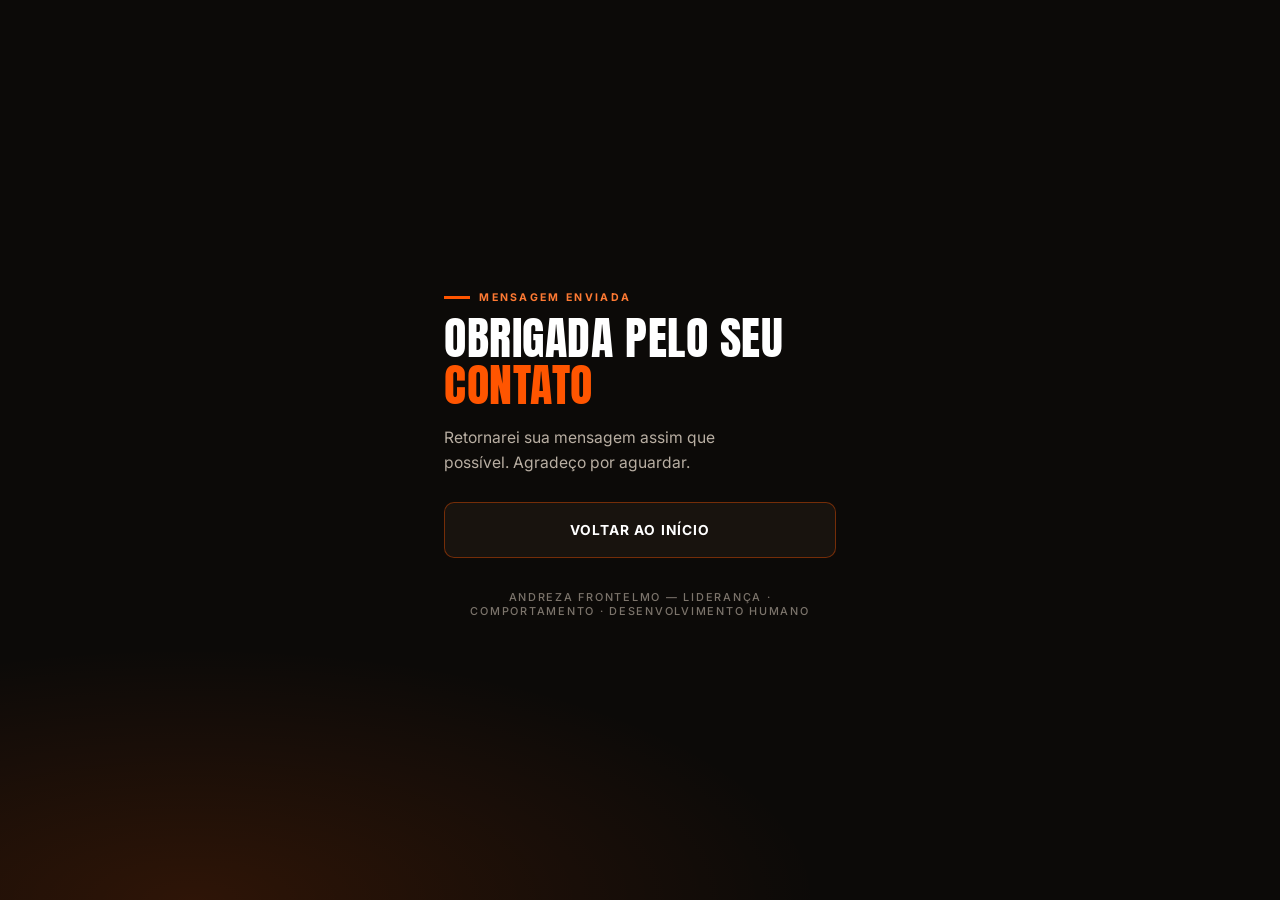
<file: obrigado.html>
<!DOCTYPE html>
<html lang="pt-BR" data-tema="noturno">
<head>
  <meta charset="UTF-8">
  <meta name="viewport" content="width=device-width, initial-scale=1.0">
  <title>Mensagem enviada — Andreza Frontelmo</title>
  <meta name="description" content="Sua mensagem foi enviada para a Andreza Frontelmo.">
  <meta name="robots" content="noindex">

  <link rel="icon" href="data:image/svg+xml,%3Csvg xmlns='http://www.w3.org/2000/svg' viewBox='0 0 64 64'%3E%3Crect width='64' height='64' rx='14' fill='%23EE7420'/%3E%3Ctext x='32' y='47' font-family='Arial, sans-serif' font-weight='900' font-size='40' fill='%23FFFFFF' text-anchor='middle'%3EA%3C/text%3E%3C/svg%3E">

  <script src="tema.js"></script>

  <link rel="preconnect" href="https://fonts.googleapis.com">
  <link rel="preconnect" href="https://fonts.gstatic.com" crossorigin>
  <link href="https://fonts.googleapis.com/css2?family=Anton&family=Fraunces:ital,opsz,wght@0,9..144,400;0,9..144,500;1,9..144,400;1,9..144,500&family=Inter:wght@400;500;600;700&family=Space+Grotesk:wght@500;600;700&display=swap" rel="stylesheet">

  <link rel="stylesheet" href="styles.css">
</head>
<body>

  <main class="bio page">

    <p class="eyebrow">Mensagem enviada</p>

    <h1 class="page-title">Obrigada pelo seu <em class="word-glow">contato</em></h1>

    <p class="tagline">Retornarei sua mensagem assim que possível. Agradeço por aguardar.</p>

    <nav class="links" aria-label="Voltar ao início">
      <a class="btn" href="index.html">
        <svg class="icone" viewBox="0 0 24 24" width="20" height="20" fill="none" stroke="currentColor" stroke-width="1.6" stroke-linecap="round" stroke-linejoin="round" aria-hidden="true"><path d="M4 11.5 12 4l8 7.5"/><path d="M6 10v10h12V10"/></svg>
        <span class="rotulo">Voltar ao início</span>
        <span class="seta" aria-hidden="true">&rarr;</span>
      </a>
    </nav>

    <p class="foot">Andreza Frontelmo — <wbr>Liderança · <wbr>Comportamento · <wbr>Desenvolvimento Humano</p>

  </main>

</body>
</html>
</file>
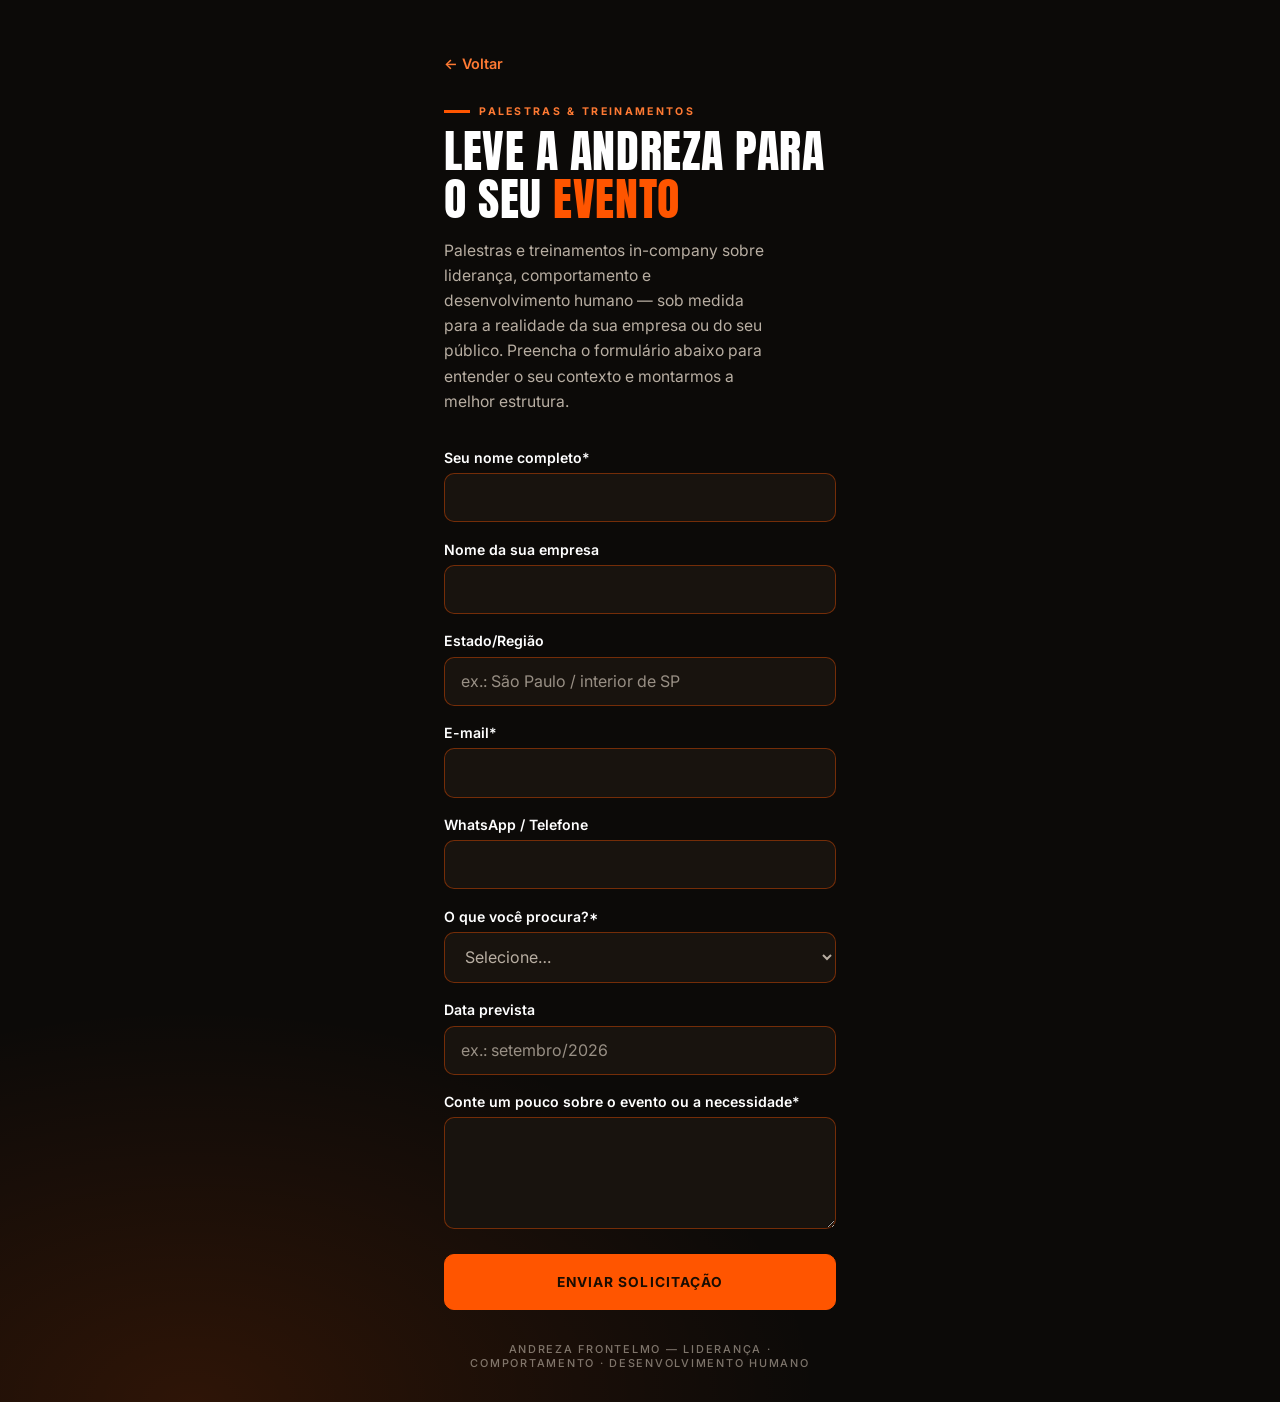
<file: palestras.html>
<!DOCTYPE html>
<html lang="pt-BR" data-tema="noturno">
<head>
  <meta charset="UTF-8">
  <meta name="viewport" content="width=device-width, initial-scale=1.0">
  <title>Palestras &amp; Treinamentos — Andreza Frontelmo</title>
  <meta name="description" content="Leve a Andreza Frontelmo para o seu evento ou empresa: palestras e treinamentos sobre liderança, comportamento e desenvolvimento humano.">

  <link rel="icon" href="data:image/svg+xml,%3Csvg xmlns='http://www.w3.org/2000/svg' viewBox='0 0 64 64'%3E%3Crect width='64' height='64' rx='14' fill='%23EE7420'/%3E%3Ctext x='32' y='47' font-family='Arial, sans-serif' font-weight='900' font-size='40' fill='%23FFFFFF' text-anchor='middle'%3EA%3C/text%3E%3C/svg%3E">

  <script src="tema.js"></script>

  <link rel="preconnect" href="https://fonts.googleapis.com">
  <link rel="preconnect" href="https://fonts.gstatic.com" crossorigin>
  <link href="https://fonts.googleapis.com/css2?family=Anton&family=Fraunces:ital,opsz,wght@0,9..144,400;0,9..144,500;1,9..144,400;1,9..144,500&family=Inter:wght@400;500;600;700&family=Space+Grotesk:wght@500;600;700&display=swap" rel="stylesheet">

  <link rel="stylesheet" href="styles.css">
</head>
<body>

  <main class="bio page">

    <a class="back" href="index.html">&#8592; Voltar</a>

    <p class="eyebrow">Palestras &amp; Treinamentos</p>

    <h1 class="page-title">Leve a Andreza para o seu <em class="word-glow">evento</em></h1>

    <p class="tagline">Palestras e treinamentos in-company sobre liderança, comportamento e desenvolvimento humano — sob medida para a realidade da sua empresa ou do seu público. Preencha o formulário abaixo para entender o seu contexto e montarmos a melhor estrutura.</p>

    <!-- FormSubmit: o action usa o alias anônimo do formulário — o e-mail de destino não aparece no código. -->
    <form class="form" action="https://formsubmit.co/9043c39f3b8a175e6598bd9af6ccf3f3" method="POST">
      <input type="hidden" name="_subject" value="Novo pedido de palestra/treinamento — site">
      <input type="hidden" name="_captcha" value="false">
      <input type="hidden" name="_next" value="https://afrontelmo.com/obrigado.html">

      <label>
        Seu nome completo*
        <input type="text" name="nome" required autocomplete="name">
      </label>

      <label>
        Nome da sua empresa
        <input type="text" name="empresa" autocomplete="organization">
      </label>

      <label>
        Estado/Região
        <input type="text" name="estado" autocomplete="address-level1" placeholder="ex.: São Paulo / interior de SP">
      </label>

      <label>
        E-mail*
        <input type="email" name="email" required autocomplete="email">
      </label>

      <label>
        WhatsApp / Telefone
        <input type="tel" name="telefone" autocomplete="tel">
      </label>

      <label>
        O que você procura?*
        <select name="tipo" required>
          <option value="" disabled selected>Selecione…</option>
          <option>Palestra</option>
          <option>Treinamento in-company</option>
          <option>Outro</option>
        </select>
      </label>

      <label>
        Data prevista
        <input type="text" name="data" placeholder="ex.: setembro/2026">
      </label>

      <label>
        Conte um pouco sobre o evento ou a necessidade*
        <textarea name="mensagem" rows="4" required></textarea>
      </label>

      <button class="btn" type="submit">Enviar solicitação</button>
    </form>

    <p class="foot">Andreza Frontelmo — <wbr>Liderança · <wbr>Comportamento · <wbr>Desenvolvimento Humano</p>

  </main>

</body>
</html>
</file>
<file: styles.css>
/* ============================================================
   Andreza Frontelmo — styles.css
   Todo o site (home + páginas internas) com 3 temas que se
   revezam por dia (tema.js define data-tema no <html>):
     noturno  — escuro, Fraunces serifada, dourado, retrato em arco
     minimal  — claro, Space Grotesk, lista com setas
     palco    — pôster escuro, Anton, foto de palestra
   Sem JS vale o tema padrão escrito no HTML (noturno).
   ?tema=noturno|minimal|palco força um tema.
   completo.html tem design próprio (completo.css) e não gira.
   ============================================================ */

:root {
  --laranja: #FF5500;
}

/* Tokens por tema (campos de formulário, cartões, detalhes) */

[data-tema="noturno"] {
  color-scheme: dark;
  --t-texto: #F5EFE3;
  --t-suave: #B9AE9C;
  --t-superficie: rgba(255, 255, 255, 0.04);
  --t-borda: rgba(217, 168, 92, 0.38);
  --t-destaque: #D9A85C;
  --t-radius: 12px;
  --t-radius-cartao: 16px;
}

[data-tema="minimal"] {
  color-scheme: light;
  --t-texto: #131210;
  --t-suave: #6E675E;
  --t-superficie: #FFFFFF;
  --t-borda: #D8D3CA;
  --t-destaque: #131210;
  --t-radius: 0;
  --t-radius-cartao: 0;
}

[data-tema="palco"] {
  color-scheme: dark;
  --t-texto: #FFFFFF;
  --t-suave: #B8AEA2;
  --t-superficie: #18130E;
  --t-borda: rgba(255, 85, 0, 0.4);
  --t-destaque: #FF7A33;
  --t-radius: 10px;
  --t-radius-cartao: 12px;
}

* { box-sizing: border-box; margin: 0; padding: 0; }

body {
  font-family: "Inter", system-ui, sans-serif;
  -webkit-font-smoothing: antialiased;
  min-height: 100svh;
}

img { max-width: 100%; display: block; }

.bio {
  min-height: 100svh;
  margin: 0 auto;
  display: flex;
  flex-direction: column;
}

.links {
  width: 100%;
  display: flex;
  flex-direction: column;
}

.btn {
  display: flex;
  align-items: center;
  width: 100%;
  text-decoration: none;
  font-family: inherit;
  cursor: pointer;
  transition: transform 0.18s ease, border-color 0.18s ease,
    background-color 0.18s ease, box-shadow 0.18s ease,
    color 0.18s ease, padding 0.2s ease;
}

.btn:focus-visible {
  outline: 3px solid var(--laranja);
  outline-offset: 3px;
}

/* Elementos que só existem em alguns temas — cada tema liga os seus */
.arco,
.hero,
.icone,
.seta,
.ponto,
.so-minimal,
.foot .ig { display: none; }

/* Instagram só em computador (mouse/cursor fino); oculto em qualquer
   dispositivo de toque, inclusive o navegador interno do Instagram */
.btn--instagram { display: none; }

@media (hover: hover) and (pointer: fine) {
  .btn--instagram { display: flex; }
}

/* ---------- Páginas internas: partes comuns ---------- */

.back {
  align-self: flex-start;
  display: inline-flex;
  align-items: center;
  gap: 0.4rem;
  min-height: 44px;
  text-decoration: none;
  font-size: 0.9rem;
  font-weight: 600;
  color: var(--t-destaque);
  margin-bottom: 1.2rem;
}

.back:hover { text-decoration: underline; }

.form {
  width: 100%;
  display: flex;
  flex-direction: column;
  gap: 1.15rem;
  margin-top: 2.2rem;
  text-align: left;
}

.form label {
  display: flex;
  flex-direction: column;
  gap: 0.45rem;
  font-size: 0.88rem;
  font-weight: 600;
  color: var(--t-texto);
}

.form input,
.form select,
.form textarea {
  font-family: inherit;
  font-size: 1rem;
  color: var(--t-texto);
  background: var(--t-superficie);
  border: 1px solid var(--t-borda);
  border-radius: var(--t-radius);
  padding: 0.85rem 1rem;
  width: 100%;
}

.form textarea { resize: vertical; min-height: 7rem; }

.form ::placeholder { color: var(--t-suave); opacity: 0.8; }

.form input:focus,
.form select:focus,
.form textarea:focus {
  outline: 2px solid var(--laranja);
  outline-offset: 2px;
  border-color: var(--laranja);
}

.form select:invalid { color: var(--t-suave); }

.form .btn { margin-top: 0.4rem; }

/* ---------- Agenda: partes comuns ---------- */

.agenda {
  width: 100%;
  margin-top: 2.4rem;
  text-align: left;
}

.agenda-loading {
  text-align: center;
  color: var(--t-suave);
}

.month { margin-bottom: 2.2rem; }

.month h2 {
  color: var(--t-texto);
  padding-bottom: 0.6rem;
  margin-bottom: 1rem;
}

.events {
  display: flex;
  flex-direction: column;
  gap: 0.9rem;
}

.event {
  display: flex;
  align-items: center;
  gap: 1.1rem;
  background: var(--t-superficie);
  border: 1px solid var(--t-borda);
  border-radius: var(--t-radius-cartao);
  padding: 1rem 1.15rem;
}

.event-date {
  display: flex;
  flex-direction: column;
  align-items: center;
  min-width: 3.2rem;
  flex-shrink: 0;
}

.event-wd {
  font-size: 0.68rem;
  font-weight: 600;
  text-transform: uppercase;
  letter-spacing: 0.08em;
  color: var(--t-suave);
}

.event-info h3 {
  font-family: "Inter", system-ui, sans-serif;
  font-weight: 600;
  font-size: 1rem;
  line-height: 1.4;
  color: var(--t-texto);
}

.event-info p {
  font-size: 0.86rem;
  color: var(--t-suave);
  margin-top: 0.2rem;
}

.event-obs { font-style: italic; }

.agenda-empty {
  display: flex;
  flex-direction: column;
  align-items: center;
  gap: 1.5rem;
  text-align: center;
  padding: 1.5rem 0;
  color: var(--t-suave);
}

/* ---------- Entrada (CSS puro) ---------- */

@keyframes rise {
  from { opacity: 0; transform: translateY(16px); }
  to { opacity: 1; transform: translateY(0); }
}

.bio > * { animation: rise 0.55s ease both; }
.bio > *:nth-child(1) { animation-delay: 0.05s; }
.bio > *:nth-child(2) { animation-delay: 0.1s; }
.bio > *:nth-child(3) { animation-delay: 0.16s; }
.bio > *:nth-child(4) { animation-delay: 0.24s; }
.bio > *:nth-child(5) { animation-delay: 0.32s; }
.bio > *:nth-child(6) { animation-delay: 0.42s; }

@media (prefers-reduced-motion: reduce) {
  *, *::before, *::after {
    animation: none !important;
    transition: none !important;
  }
}

/* ============================================================
   TEMA 1 — NOTURNO (editorial escuro, dourado, retrato em arco)
   ============================================================ */

[data-tema="noturno"] body {
  color: #F5EFE3;
  background:
    radial-gradient(90% 55% at 50% 0%, #262017 0%, rgba(38, 32, 23, 0) 70%),
    #131009;
}

[data-tema="noturno"] .bio {
  max-width: 430px;
  padding: clamp(1.6rem, 5vw, 2.6rem) 1.5rem 2.2rem;
  text-align: center;
  align-items: center;
  justify-content: center;
}

[data-tema="noturno"] .arco {
  display: block;
  position: relative;
  width: min(46vw, 172px);
  aspect-ratio: 4 / 5;
  border-radius: 999px 999px 14px 14px;
  padding: 7px;
  border: 1px solid rgba(217, 168, 92, 0.55);
}

[data-tema="noturno"] .arco img {
  width: 100%;
  height: 100%;
  object-fit: cover;
  object-position: 50% 18%;
  border-radius: inherit;
  filter: saturate(0.92);
}

[data-tema="noturno"] .arco::after {
  content: "";
  position: absolute;
  inset: -14px;
  border-radius: inherit;
  background: radial-gradient(60% 45% at 50% 20%, rgba(217, 168, 92, 0.18) 0%, rgba(217, 168, 92, 0) 70%);
  pointer-events: none;
}

[data-tema="noturno"] .titulo { margin-top: 1.5rem; }

[data-tema="noturno"] .eyebrow {
  display: flex;
  align-items: center;
  justify-content: center;
  gap: 0.8rem;
  font-size: 0.66rem;
  font-weight: 500;
  text-transform: uppercase;
  letter-spacing: 0.24em;
  color: #D9A85C;
  white-space: nowrap;
}

[data-tema="noturno"] .eyebrow::before,
[data-tema="noturno"] .eyebrow::after {
  content: "";
  height: 1px;
  width: 2rem;
  background: linear-gradient(90deg, rgba(217, 168, 92, 0) 0%, rgba(217, 168, 92, 0.6) 100%);
}

[data-tema="noturno"] .eyebrow::after {
  background: linear-gradient(90deg, rgba(217, 168, 92, 0.6) 0%, rgba(217, 168, 92, 0) 100%);
}

[data-tema="noturno"] h1 {
  font-family: "Fraunces", Georgia, serif;
  font-weight: 500;
  font-size: clamp(2.35rem, 10vw, 3rem);
  line-height: 1.04;
  letter-spacing: 0.005em;
  margin-top: 0.55rem;
  color: #FFFFFF;
}

[data-tema="noturno"] h1 .sobrenome {
  font-style: italic;
  font-weight: 400;
  color: #E8C289;
}

[data-tema="noturno"] .page-title {
  font-size: clamp(1.95rem, 8.5vw, 2.5rem);
  max-width: 20ch;
  margin-left: auto;
  margin-right: auto;
}

[data-tema="noturno"] .word-glow {
  font-style: italic;
  font-weight: 400;
  color: #E8C289;
}

[data-tema="noturno"] .tagline {
  font-size: 0.98rem;
  line-height: 1.65;
  color: #B9AE9C;
  max-width: 30ch;
  margin: 0.9rem auto 0;
}

[data-tema="noturno"] .tagline strong {
  font-weight: 500;
  color: #F5EFE3;
}

[data-tema="noturno"] .links {
  gap: 0.8rem;
  margin-top: 1.9rem;
}

[data-tema="noturno"] .btn {
  justify-content: center;
  gap: 0.65rem;
  min-height: 3.4rem;
  padding: 0.9rem 1.4rem;
  font-size: 0.98rem;
  font-weight: 500;
  color: #F5EFE3;
  background: rgba(255, 255, 255, 0.02);
  border: 1px solid rgba(217, 168, 92, 0.38);
  border-radius: 999px;
}

[data-tema="noturno"] .btn .icone {
  display: block;
  flex-shrink: 0;
  color: #D9A85C;
}

[data-tema="noturno"] .btn:hover {
  transform: translateY(-2px);
  border-color: rgba(217, 168, 92, 0.8);
  background: rgba(217, 168, 92, 0.07);
}

[data-tema="noturno"] .btn--primario,
[data-tema="noturno"] .form .btn,
[data-tema="noturno"] .agenda-empty .btn {
  background: var(--laranja);
  border-color: var(--laranja);
  color: #180B02;
  font-weight: 600;
}

[data-tema="noturno"] .btn--primario .icone { color: #180B02; }

[data-tema="noturno"] .btn--primario:hover,
[data-tema="noturno"] .form .btn:hover,
[data-tema="noturno"] .agenda-empty .btn:hover {
  background: #FF6A1F;
  border-color: #FF6A1F;
  box-shadow: 0 10px 28px rgba(255, 85, 0, 0.32);
}

[data-tema="noturno"] .month h2 {
  font-family: "Fraunces", Georgia, serif;
  font-weight: 500;
  font-size: 1.35rem;
  border-bottom: 1px solid rgba(217, 168, 92, 0.45);
}

[data-tema="noturno"] .event-day {
  font-family: "Fraunces", Georgia, serif;
  font-weight: 600;
  font-size: 1.7rem;
  line-height: 1.1;
  color: #D9A85C;
}

[data-tema="noturno"] .foot {
  font-size: 0.68rem;
  font-weight: 500;
  text-transform: uppercase;
  letter-spacing: 0.18em;
  color: rgba(185, 174, 156, 0.6);
  margin-top: 2.2rem;
}

/* ============================================================
   TEMA 2 — MINIMAL (claro, tipográfico, lista com setas)
   ============================================================ */

[data-tema="minimal"] body {
  color: #131210;
  background: #F7F5F1;
}

[data-tema="minimal"] .bio {
  max-width: 460px;
  padding: clamp(1.8rem, 6vw, 3rem) 1.5rem 2rem;
  justify-content: center;
  text-align: left;
}

[data-tema="minimal"] .eyebrow {
  display: flex;
  align-items: center;
  gap: 0.6rem;
  font-size: 0.68rem;
  font-weight: 600;
  text-transform: uppercase;
  letter-spacing: 0.2em;
  color: #6E675E;
}

[data-tema="minimal"] .eyebrow::before {
  content: "";
  width: 0.55rem;
  height: 0.55rem;
  background: var(--laranja);
  flex-shrink: 0;
}

[data-tema="minimal"] .so-minimal { display: inline; }

[data-tema="minimal"] h1 {
  font-family: "Space Grotesk", "Arial", sans-serif;
  font-weight: 700;
  font-size: clamp(2.7rem, 12.5vw, 3.7rem);
  line-height: 0.98;
  letter-spacing: -0.035em;
  margin-top: 1.1rem;
}

[data-tema="minimal"] h1 .nome,
[data-tema="minimal"] h1 .sobrenome { display: block; }

[data-tema="minimal"] h1 .ponto {
  display: inline;
  color: var(--laranja);
}

[data-tema="minimal"] .page-title {
  font-size: clamp(2.1rem, 9.5vw, 2.7rem);
  line-height: 1.04;
}

[data-tema="minimal"] .word-glow {
  font-style: normal;
  color: var(--laranja);
}

[data-tema="minimal"] .tagline {
  font-size: 1rem;
  line-height: 1.65;
  color: #6E675E;
  max-width: 32ch;
  margin-top: 1.15rem;
}

[data-tema="minimal"] .tagline strong {
  font-weight: 600;
  color: #131210;
}

[data-tema="minimal"] .links {
  margin-top: 2.1rem;
  border-top: 1px solid #D8D3CA;
}

[data-tema="minimal"] .btn {
  justify-content: space-between;
  gap: 1rem;
  min-height: 3.7rem;
  padding: 1rem 0.35rem;
  font-family: "Space Grotesk", "Arial", sans-serif;
  font-size: 1.06rem;
  font-weight: 600;
  letter-spacing: -0.01em;
  color: #131210;
  border-bottom: 1px solid #D8D3CA;
}

[data-tema="minimal"] .btn .seta {
  display: inline;
  font-family: "Inter", system-ui, sans-serif;
  font-weight: 400;
  color: var(--laranja);
  transition: transform 0.2s ease;
}

[data-tema="minimal"] .btn:hover {
  background: #131210;
  color: #F7F5F1;
  padding-left: 1rem;
  padding-right: 1rem;
}

[data-tema="minimal"] .btn:hover .seta { transform: translateX(4px); }

[data-tema="minimal"] .btn:focus-visible { outline-offset: -3px; }

[data-tema="minimal"] .btn--primario {
  background: var(--laranja);
  color: #1A0D02;
  padding-left: 1rem;
  padding-right: 1rem;
}

[data-tema="minimal"] .btn--primario .seta { color: #1A0D02; }

[data-tema="minimal"] .btn--primario:hover {
  background: #E64D00;
  color: #1A0D02;
}

[data-tema="minimal"] .form .btn,
[data-tema="minimal"] .agenda-empty .btn {
  justify-content: center;
  min-height: 3.6rem;
  padding: 1rem;
  background: var(--laranja);
  color: #1A0D02;
  border: 0;
}

[data-tema="minimal"] .form .btn:hover,
[data-tema="minimal"] .agenda-empty .btn:hover {
  background: #E64D00;
  color: #1A0D02;
}

[data-tema="minimal"] .month h2 {
  font-family: "Space Grotesk", "Arial", sans-serif;
  font-weight: 700;
  font-size: 1.2rem;
  letter-spacing: -0.01em;
  border-bottom: 1px solid #D8D3CA;
}

[data-tema="minimal"] .events { gap: 0; }

[data-tema="minimal"] .event {
  background: transparent;
  border: 0;
  border-bottom: 1px solid #D8D3CA;
  border-radius: 0;
  padding: 1rem 0.2rem;
}

[data-tema="minimal"] .event-day {
  font-family: "Space Grotesk", "Arial", sans-serif;
  font-weight: 700;
  font-size: 1.7rem;
  line-height: 1.1;
  color: var(--laranja);
}

[data-tema="minimal"] .foot {
  display: flex;
  align-items: baseline;
  justify-content: space-between;
  gap: 1rem;
  font-size: 0.7rem;
  font-weight: 500;
  text-transform: uppercase;
  letter-spacing: 0.16em;
  color: #6E675E;
  margin-top: 2.3rem;
}

[data-tema="minimal"] .foot .ig {
  display: inline;
  color: #131210;
  text-decoration: none;
}

[data-tema="minimal"] .foot .ig:hover { color: var(--laranja); }

/* ============================================================
   TEMA 3 — PALCO (pôster escuro, Anton, foto de palestra)
   ============================================================ */

[data-tema="palco"] body {
  color: #FFFFFF;
  background:
    radial-gradient(70% 40% at 15% 100%, rgba(255, 85, 0, 0.14) 0%, rgba(255, 85, 0, 0) 70%),
    #0C0A08;
}

[data-tema="palco"] .bio {
  max-width: 440px;
  padding: 0 1.5rem 2rem;
  justify-content: flex-end;
}

/* Páginas internas não têm a foto de palco: fluxo normal, com respiro no topo */
[data-tema="palco"] .bio.page {
  justify-content: center;
  padding: clamp(1.6rem, 5vw, 2.6rem) 1.5rem 2rem;
}

[data-tema="palco"] .hero {
  display: block;
  position: relative;
  width: 100%;
  height: clamp(230px, 34svh, 320px);
  flex-shrink: 0;
}

[data-tema="palco"] .hero img {
  position: absolute;
  top: 0;
  right: -12%;
  height: 118%;
  max-width: none;
  mix-blend-mode: lighten;
  filter: saturate(1.05);
  -webkit-mask-image: linear-gradient(180deg, #000 55%, transparent 96%);
  mask-image: linear-gradient(180deg, #000 55%, transparent 96%);
}

[data-tema="palco"] .hero::before {
  content: "";
  position: absolute;
  inset: -1.5rem -100vw 0;
  background: radial-gradient(75% 90% at 70% 15%, rgba(255, 85, 0, 0.16) 0%, rgba(255, 85, 0, 0) 65%);
  pointer-events: none;
}

[data-tema="palco"] .titulo {
  position: relative;
  z-index: 1;
  margin-top: -2.4rem;
}

[data-tema="palco"] .eyebrow {
  display: flex;
  align-items: center;
  gap: 0.6rem;
  font-size: 0.66rem;
  font-weight: 700;
  text-transform: uppercase;
  letter-spacing: 0.22em;
  color: #FF7A33;
}

[data-tema="palco"] .eyebrow::before {
  content: "";
  width: 1.6rem;
  height: 3px;
  background: var(--laranja);
  flex-shrink: 0;
}

[data-tema="palco"] h1 {
  font-family: "Anton", "Arial Black", sans-serif;
  font-weight: 400;
  font-size: clamp(3.1rem, 15.5vw, 4.3rem);
  line-height: 0.95;
  letter-spacing: 0.012em;
  text-transform: uppercase;
  margin-top: 0.6rem;
  text-shadow: 0 4px 30px rgba(12, 10, 8, 0.85);
}

[data-tema="palco"] h1 .nome,
[data-tema="palco"] h1 .sobrenome { display: block; }

[data-tema="palco"] h1 .sobrenome { color: var(--laranja); }

[data-tema="palco"] .page-title {
  font-size: clamp(2.1rem, 9.5vw, 2.9rem);
  line-height: 1.02;
  text-shadow: none;
}

[data-tema="palco"] .word-glow {
  font-style: normal;
  color: var(--laranja);
}

[data-tema="palco"] .tagline {
  font-size: 0.98rem;
  line-height: 1.6;
  color: #B8AEA2;
  max-width: 32ch;
  margin-top: 1rem;
}

[data-tema="palco"] .tagline strong {
  font-weight: 600;
  color: #FFFFFF;
}

[data-tema="palco"] .links {
  gap: 0.75rem;
  margin-top: 1.7rem;
}

[data-tema="palco"] .btn {
  justify-content: center;
  gap: 0.6rem;
  min-height: 3.5rem;
  padding: 0.9rem 1.3rem;
  font-size: 0.86rem;
  font-weight: 700;
  text-transform: uppercase;
  letter-spacing: 0.08em;
  color: #FFFFFF;
  background: #18130E;
  border: 1px solid rgba(255, 85, 0, 0.4);
  border-radius: 10px;
}

[data-tema="palco"] .btn:hover {
  transform: translateY(-2px);
  border-color: var(--laranja);
  background: #1F1812;
}

[data-tema="palco"] .btn--primario,
[data-tema="palco"] .form .btn,
[data-tema="palco"] .agenda-empty .btn {
  background: var(--laranja);
  border-color: var(--laranja);
  color: #1A0D02;
}

[data-tema="palco"] .btn--primario:hover,
[data-tema="palco"] .form .btn:hover,
[data-tema="palco"] .agenda-empty .btn:hover {
  background: #FF7A33;
  border-color: #FF7A33;
  box-shadow: 0 12px 30px rgba(255, 85, 0, 0.35);
}

[data-tema="palco"] .month h2 {
  font-family: "Anton", "Arial Black", sans-serif;
  font-weight: 400;
  font-size: 1.25rem;
  text-transform: uppercase;
  letter-spacing: 0.02em;
  border-bottom: 2px solid var(--laranja);
}

[data-tema="palco"] .event-day {
  font-family: "Anton", "Arial Black", sans-serif;
  font-weight: 400;
  font-size: 1.8rem;
  line-height: 1.1;
  color: var(--laranja);
}

[data-tema="palco"] .foot {
  font-size: 0.68rem;
  font-weight: 500;
  text-transform: uppercase;
  letter-spacing: 0.16em;
  color: rgba(184, 174, 162, 0.65);
  margin-top: 2rem;
  text-align: center;
}
</file>
<file: completo.css>
/* ============================================================
   Andreza Frontelmo — completo.css (página "Me Conheça")
   Tradução fiel do media kit: grade sutil sobre papel claro,
   degradê laranja→tijolo, barras de título, seções escuras.
   ============================================================ */

:root {
  --laranja: #EE7420;
  --laranja-claro: #F5913B;
  --terracota: #D95B22;
  --tijolo: #C13A1B;
  --carvao: #14110D;
  --papel: #FDFBF8;
  --superficie: #FFFFFF;
  --texto: #2A241E;
  --texto-suave: #7C7166;
  --linha-grade: rgba(238, 116, 32, 0.08);
  --grad-marca: linear-gradient(135deg, #F5913B 0%, #E2571E 55%, #C13A1B 100%);
  --font-display: "Archivo", "Arial Black", sans-serif;
  --font-body: "Inter", system-ui, sans-serif;
}

* { box-sizing: border-box; margin: 0; padding: 0; }

html { scroll-behavior: smooth; }

body {
  font-family: var(--font-body);
  font-size: 1rem;
  line-height: 1.65;
  color: var(--texto);
  background-color: var(--papel);
  background-image:
    linear-gradient(var(--linha-grade) 1px, transparent 1px),
    linear-gradient(90deg, var(--linha-grade) 1px, transparent 1px);
  background-size: 96px 96px;
  -webkit-font-smoothing: antialiased;
}

img { max-width: 100%; display: block; }

a:focus-visible,
.btn:focus-visible {
  outline: 3px solid var(--laranja);
  outline-offset: 3px;
}

/* ---------- Tipografia base ---------- */

h1, h2, h3 {
  font-family: var(--font-display);
  text-transform: uppercase;
  letter-spacing: -0.005em;
  line-height: 1.12;
}

/* Barra laranja à esquerda dos títulos — marca do media kit */
.titulo-barra {
  position: relative;
  padding-left: 1rem;
}

.titulo-barra::before {
  content: "";
  position: absolute;
  left: 0;
  top: 0.18em;
  bottom: 0.18em;
  width: 5px;
  background: var(--laranja);
}

/* ---------- Botões (borda laranja, regra do site) ---------- */

.btn {
  display: inline-flex;
  align-items: center;
  justify-content: center;
  gap: 0.6rem;
  min-height: 3.25rem;
  padding: 0.9rem 2rem;
  background: transparent;
  color: inherit;
  border: 1.5px solid var(--laranja);
  font-weight: 600;
  font-size: 1rem;
  text-decoration: none;
  border-radius: 999px;
  transition: transform 0.2s ease, box-shadow 0.2s ease;
}

.btn:hover { transform: translateY(-2px); box-shadow: 0 8px 24px rgba(238, 116, 32, 0.3); }

/* ---------- Cabeçalho fixo ---------- */

.site-header {
  position: fixed;
  inset: 0 0 auto 0;
  z-index: 50;
  background: rgba(253, 251, 248, 0.92);
  border-bottom: 1px solid rgba(238, 116, 32, 0.25);
  backdrop-filter: blur(10px);
  -webkit-backdrop-filter: blur(10px);
  opacity: 0;
  visibility: hidden;
  transition: opacity 0.35s ease, visibility 0.35s ease;
}

.site-header.visible { opacity: 1; visibility: visible; }

.header-inner {
  max-width: 1100px;
  margin: 0 auto;
  padding: 0.7rem 1.4rem;
  display: flex;
  align-items: center;
  justify-content: space-between;
  gap: 1rem;
}

.brand {
  font-family: var(--font-display);
  font-weight: 800;
  text-transform: uppercase;
  font-size: 1rem;
  color: var(--texto);
  text-decoration: none;
  white-space: nowrap;
}

.brand em { font-style: normal; color: var(--laranja); }

.header-back {
  color: var(--laranja);
  text-decoration: none;
  font-size: 0.9rem;
  font-weight: 600;
  white-space: nowrap;
}

.header-back:hover { color: var(--tijolo); }

.nav-menu ul {
  list-style: none;
  display: none;
  gap: 1.6rem;
}

.nav-menu a {
  font-size: 0.92rem;
  font-weight: 500;
  color: var(--texto);
  text-decoration: none;
}

.nav-menu a:hover { color: var(--laranja); }

@media (min-width: 860px) {
  .nav-menu ul { display: flex; }
}

/* ---------- Voltar sobre a capa ---------- */

.hero-back {
  position: absolute;
  top: 1.1rem;
  left: 1.4rem;
  z-index: 5;
  display: inline-flex;
  align-items: center;
  gap: 0.4rem;
  min-height: 44px;
  padding: 0.3rem 1.1rem;
  color: var(--laranja);
  text-decoration: none;
  font-size: 0.9rem;
  font-weight: 600;
  border-radius: 999px;
  background: rgba(253, 251, 248, 0.85);
  border: 1px solid rgba(238, 116, 32, 0.4);
  backdrop-filter: blur(6px);
  -webkit-backdrop-filter: blur(6px);
}

.hero-back:hover { color: var(--tijolo); }

/* ---------- Estrutura de seções ---------- */

.section { padding: clamp(3.5rem, 9vw, 6rem) 1.4rem; }

.section-inner { max-width: 1100px; margin: 0 auto; }

.section--escura {
  background: var(--carvao);
  color: #F2EDE7;
  background-image:
    linear-gradient(rgba(255, 255, 255, 0.04) 1px, transparent 1px),
    linear-gradient(90deg, rgba(255, 255, 255, 0.04) 1px, transparent 1px);
  background-size: 96px 96px;
}

.section--gradiente {
  background: var(--grad-marca);
  color: #FFFFFF;
}

.eyebrow {
  font-size: 0.7rem;
  font-weight: 700;
  text-transform: uppercase;
  letter-spacing: 0.16em;
  color: var(--laranja);
  margin-bottom: 0.8rem;
}

.section h2 {
  font-weight: 800;
  font-size: clamp(1.5rem, 4.2vw, 2.2rem);
  max-width: 24ch;
}

.section-lead {
  margin-top: 1.1rem;
  max-width: 62ch;
  color: var(--texto-suave);
}

/* ============ CAPA ============ */

.hero {
  position: relative;
  min-height: 100svh;
  display: grid;
  grid-template-columns: 1fr;
  align-items: center;
  gap: 1.5rem;
  max-width: 1100px;
  margin: 0 auto;
  padding: 5.5rem 1.4rem 3rem;
}

.hero-conteudo .hero-eyebrow {
  font-family: var(--font-display);
  font-weight: 800;
  text-transform: uppercase;
  font-size: clamp(1.05rem, 2.6vw, 1.45rem);
  line-height: 1.25;
  color: var(--laranja);
  position: relative;
  padding-left: 1rem;
  max-width: 14ch;
}

.hero-conteudo .hero-eyebrow::before {
  content: "";
  position: absolute;
  left: 0;
  top: 0.15em;
  bottom: 0.15em;
  width: 5px;
  background: var(--laranja);
}

.hero-conteudo h1 {
  font-weight: 900;
  font-size: clamp(2.4rem, 7vw, 3.6rem);
  margin-bottom: 1.4rem;
}

.hero-conteudo h1 em { font-style: normal; color: var(--laranja); }

.hero-tagline {
  margin-top: 1.4rem;
  font-size: clamp(1.02rem, 2.4vw, 1.2rem);
  max-width: 34ch;
}

.hero-tag-rodape {
  margin-top: 2rem;
  font-size: 0.74rem;
  font-weight: 600;
  text-transform: uppercase;
  letter-spacing: 0.14em;
  color: var(--texto-suave);
}

.hero-painel {
  position: relative;
  overflow: hidden;
  border-radius: 30px 30px 30px 90px;
  background: #030202;
  border: 1px solid rgba(238, 116, 32, 0.45);
  min-height: 400px;
}

.hero-painel::before {
  content: "A";
  position: absolute;
  z-index: 1;
  top: -0.3em;
  right: -0.05em;
  font-family: var(--font-display);
  font-weight: 900;
  font-size: 15rem;
  line-height: 1;
  color: rgba(238, 116, 32, 0.22);
  pointer-events: none;
}

.hero-painel::after {
  content: "";
  position: absolute;
  z-index: 1;
  inset: auto 0 0 0;
  height: 6px;
  background: var(--grad-marca);
}

.hero-painel img {
  position: absolute;
  inset: 0;
  width: 100%;
  height: 100%;
  object-fit: cover;
  object-position: center 22%;
}

@media (min-width: 860px) {
  .hero {
    grid-template-columns: 1.05fr 0.95fr;
    gap: 3rem;
  }
  .hero-painel { min-height: 520px; }
}

/* ============ TENSÃO ============ */

.tensao-grid {
  display: grid;
  gap: 2.5rem;
}

.tensao-abre h2 { color: var(--laranja); }

.missao-rotulo { margin-top: 2rem; color: var(--texto-suave); }

.missao {
  margin-top: 0.6rem;
  font-family: var(--font-display);
  font-weight: 800;
  text-transform: uppercase;
  font-size: clamp(1.15rem, 2.6vw, 1.5rem);
  line-height: 1.3;
  position: relative;
  padding-left: 1rem;
}

.missao::before {
  content: "";
  position: absolute;
  left: 0;
  top: 0.2em;
  bottom: 0.2em;
  width: 4px;
  background: var(--carvao);
}

.tensao-lado h3 {
  font-family: var(--font-body);
  text-transform: none;
  font-weight: 700;
  font-size: 1.15rem;
  letter-spacing: 0;
}

.tensao-lado > p { margin-top: 0.5rem; color: var(--texto-suave); }

.cartoes-tensao {
  margin-top: 1.4rem;
  display: flex;
  flex-direction: column;
  gap: 0.9rem;
}

.cartao-tensao {
  display: flex;
  align-items: flex-start;
  gap: 1rem;
  color: #FFFFFF;
  border-radius: 14px;
  padding: 1.1rem 1.25rem;
}

.cartao-tensao:nth-child(1) { background: #F08429; }
.cartao-tensao:nth-child(2) { background: #DB6A26; }
.cartao-tensao:nth-child(3) { background: #CE5120; }
.cartao-tensao:nth-child(4) { background: #B23A16; }

.cartao-tensao svg { flex-shrink: 0; margin-top: 0.2rem; }

.cartao-tensao strong {
  display: block;
  font-size: 1.05rem;
  font-weight: 700;
}

.cartao-tensao p { font-size: 0.9rem; opacity: 0.94; margin-top: 0.15rem; }

@media (min-width: 860px) {
  .tensao-grid { grid-template-columns: 0.9fr 1.1fr; gap: 3.5rem; }
}

/* ============ NÚMEROS ============ */

.section--gradiente h2 { color: #FFFFFF; text-align: center; margin: 0 auto; }

.numeros-sub {
  text-align: center;
  font-weight: 600;
  text-transform: uppercase;
  letter-spacing: 0.12em;
  font-size: 0.82rem;
  margin-top: 1rem;
  color: rgba(255, 255, 255, 0.92);
}

.numeros-grid {
  margin-top: 2.6rem;
  display: grid;
  gap: 1.2rem;
}

.numero-cartao {
  background: var(--superficie);
  border-radius: 16px;
  padding: 1.8rem 1.5rem;
  color: var(--texto);
  text-align: center;
  display: flex;
  flex-direction: column;
  align-items: center;
  gap: 1.1rem;
}

.numero-cartao p { font-size: 0.98rem; color: var(--texto-suave); }

.numero-cartao p strong { color: var(--tijolo); font-weight: 700; }

.numero-cartao .fonte {
  display: block;
  margin-top: 0.5rem;
  font-weight: 700;
  color: var(--texto);
}

.donut {
  width: 96px;
  height: 96px;
  border-radius: 50%;
  background: conic-gradient(var(--laranja) 0 252deg, #EAE4DC 252deg 360deg);
  display: grid;
  place-items: center;
}

.donut span {
  width: 64px;
  height: 64px;
  border-radius: 50%;
  background: var(--superficie);
  display: grid;
  place-items: center;
  font-family: var(--font-display);
  font-weight: 800;
  font-size: 1.15rem;
  color: var(--texto);
}

.barras {
  display: flex;
  align-items: flex-end;
  gap: 10px;
  height: 96px;
}

.barras i {
  display: block;
  width: 26px;
  border-radius: 4px 4px 0 0;
  background: #EAE4DC;
}

.barras i:nth-child(1) { height: 58px; }
.barras i:nth-child(2) { height: 76px; background: var(--laranja); }

.numero-destaque {
  height: 96px;
  display: grid;
  place-items: center;
  font-family: var(--font-display);
  font-weight: 900;
  font-size: 2.6rem;
  color: var(--laranja);
}

.numeros-nota {
  margin-top: 1.8rem;
  text-align: center;
  font-size: 0.8rem;
  color: rgba(255, 255, 255, 0.85);
}

@media (min-width: 760px) {
  .numeros-grid { grid-template-columns: repeat(3, 1fr); }
}

/* ============ METODOLOGIA ============ */

.metodo {
  position: relative;
  background: var(--grad-marca);
  color: #FFFFFF;
  overflow: hidden;
}

.metodo-foto {
  position: absolute;
  inset: 0;
  background-image: url("img/metodologia-bg.jpg");
  background-size: cover;
  background-position: right center;
}

.metodo-veu {
  position: absolute;
  inset: 0;
  background: linear-gradient(100deg, rgba(226, 87, 30, 0.96) 0%, rgba(226, 87, 30, 0.88) 45%, rgba(226, 87, 30, 0.15) 100%);
}

.metodo-conteudo {
  position: relative;
  max-width: 1100px;
  margin: 0 auto;
  padding: clamp(3.5rem, 9vw, 6rem) 1.4rem;
}

.metodo h2 {
  color: #FFFFFF;
  font-size: clamp(1.5rem, 4.2vw, 2.1rem);
  max-width: 22ch;
}

.metodo-texto { margin-top: 1.6rem; max-width: 56ch; display: grid; gap: 1.1rem; }

.metodo-texto strong { font-weight: 700; }

.marca-texto {
  background: #FFFFFF;
  color: var(--tijolo);
  font-weight: 700;
  padding: 0.05em 0.3em;
}

/* ============ 4 PILARES ============ */

.pilares-grid {
  margin-top: 2.6rem;
  display: grid;
  gap: 2.2rem;
}

.pilar {
  position: relative;
  padding-left: 1.15rem;
}

.pilar::before {
  content: "";
  position: absolute;
  left: 0;
  top: 0.2rem;
  height: 5.4rem;
  width: 7px;
  background: var(--laranja);
}

.pilar svg { color: var(--tijolo); margin-bottom: 0.5rem; }

.pilar-rotulo {
  font-size: 0.82rem;
  font-weight: 600;
  color: var(--texto);
}

.pilar h3 {
  font-size: 1.45rem;
  font-weight: 800;
  color: var(--tijolo);
}

.pilar-sub {
  margin-top: 0.3rem;
  font-size: 0.9rem;
  font-weight: 600;
  color: var(--laranja);
  min-height: 2.8em;
}

.pilar-dev {
  margin-top: 0.9rem;
  font-weight: 700;
  font-size: 0.92rem;
}

.pilar ul {
  list-style: none;
  margin-top: 0.5rem;
  display: grid;
  gap: 0.45rem;
}

.pilar li {
  font-size: 0.92rem;
  color: var(--tijolo);
  padding-left: 1rem;
  position: relative;
}

.pilar li::before {
  content: "";
  position: absolute;
  left: 0;
  top: 0.55em;
  width: 5px;
  height: 5px;
  border-radius: 50%;
  background: var(--laranja);
}

.pilares-fecho {
  margin-top: 3rem;
  text-align: center;
}

.pilares-fecho strong {
  display: block;
  font-family: var(--font-display);
  text-transform: uppercase;
  font-weight: 800;
  font-size: clamp(1.05rem, 2.6vw, 1.35rem);
  color: var(--laranja);
  line-height: 1.35;
  max-width: 34ch;
  margin: 0 auto;
}

.pilares-fecho p {
  margin: 1rem auto 0;
  max-width: 60ch;
  color: var(--texto-suave);
}

.pilares-fecho p b { color: var(--texto); }

@media (min-width: 640px) { .pilares-grid { grid-template-columns: repeat(2, 1fr); } }
@media (min-width: 1000px) { .pilares-grid { grid-template-columns: repeat(4, 1fr); } }

/* ============ QUEM É ============ */

.section--escura .eyebrow { color: var(--laranja-claro); }

.section--escura h2 { color: #FFFFFF; }

.section--escura .titulo-barra::before { background: #FFFFFF; }

.quem-grid {
  display: grid;
  gap: 2.2rem;
  align-items: center;
}

.quem-abre p {
  margin-top: 1.3rem;
  font-size: 1.1rem;
  font-weight: 500;
  max-width: 30ch;
  color: #E8E1D8;
}

.quem-foto {
  border-radius: 20px;
  overflow: hidden;
  border: 1px solid rgba(255, 255, 255, 0.2);
  max-width: 380px;
  margin: 0 auto;
}

.quem-stats {
  display: grid;
  gap: 1.4rem;
}

.quem-stat {
  position: relative;
  padding-left: 1rem;
}

.quem-stat::before {
  content: "";
  position: absolute;
  left: 0;
  top: 0.3em;
  bottom: 0.3em;
  width: 3px;
  background: #FFFFFF;
}

.quem-stat strong { display: block; font-size: 1.02rem; color: #FFFFFF; }

.quem-stat p { font-size: 0.9rem; color: #BFB6AA; }

.credencial {
  margin-top: 3rem;
  display: grid;
  gap: 1.4rem;
  align-items: center;
  border: 1px solid rgba(255, 255, 255, 0.18);
  border-radius: 18px;
  padding: 1.4rem;
}

.credencial img {
  border-radius: 12px;
  width: 100%;
  max-height: 260px;
  object-fit: cover;
  object-position: center 30%;
}

.credencial strong { color: #FFFFFF; }

.credencial p { color: #BFB6AA; margin-top: 0.5rem; }

@media (min-width: 900px) {
  .quem-grid { grid-template-columns: 1fr 0.9fr 1fr; gap: 2.6rem; }
  .credencial { grid-template-columns: 0.8fr 1.2fr; }
}

/* ============ SERVIÇOS ============ */

.servicos-cartoes {
  margin-top: 2.6rem;
  display: grid;
  gap: 1.6rem;
}

.servico {
  border-radius: 20px;
  overflow: hidden;
  color: #FFFFFF;
  display: grid;
}

.servico:nth-child(1) { background: linear-gradient(135deg, #F08429 0%, #DB5E22 100%); }
.servico:nth-child(2) { background: linear-gradient(135deg, #DB6A26 0%, #C64520 100%); }
.servico:nth-child(3) { background: linear-gradient(135deg, #CE5120 0%, #A83413 100%); }

.servico-texto { padding: 2rem 1.6rem; }

.servico h3 {
  font-size: clamp(1.3rem, 3vw, 1.7rem);
  font-weight: 800;
  position: relative;
  padding-left: 0.9rem;
}

.servico h3::before {
  content: "";
  position: absolute;
  left: 0;
  top: 0.12em;
  bottom: 0.12em;
  width: 4px;
  background: #FFFFFF;
}

.servico-sub {
  margin-top: 1.1rem;
  font-weight: 700;
  font-size: 1.05rem;
}

.servico-texto > p:not(.servico-sub):not(.servico-indicacao) {
  margin-top: 0.8rem;
  font-size: 0.95rem;
  opacity: 0.95;
}

.servico-impactos {
  margin-top: 1.1rem;
  font-weight: 700;
  font-size: 0.95rem;
}

.servico ul {
  list-style: none;
  margin-top: 0.5rem;
  display: grid;
  gap: 0.4rem;
}

.servico li {
  font-size: 0.92rem;
  padding-left: 1rem;
  position: relative;
  opacity: 0.96;
}

.servico li::before {
  content: "";
  position: absolute;
  left: 0;
  top: 0.55em;
  width: 5px;
  height: 5px;
  border-radius: 50%;
  background: #FFFFFF;
}

.servico-indicacao {
  margin-top: 1.1rem;
  font-weight: 700;
  font-size: 0.95rem;
}

.servico-foto { min-height: 220px; }

.servico-foto img {
  width: 100%;
  height: 100%;
  object-fit: cover;
}

@media (min-width: 860px) {
  .servico { grid-template-columns: 1.15fr 0.85fr; }
  .servico:nth-child(2) { grid-template-columns: 0.85fr 1.15fr; }
  .servico:nth-child(2) .servico-texto { order: 2; }
  .servico:nth-child(2) .servico-foto { order: 1; }
  .servico-foto { min-height: 100%; }
}

/* ============ EMPRESAS ============ */

.empresas-sub {
  margin-top: 1.6rem;
  font-family: var(--font-display);
  font-weight: 800;
  text-transform: uppercase;
  font-size: 1rem;
  position: relative;
  padding-left: 0.9rem;
}

.empresas-sub::before {
  content: "";
  position: absolute;
  left: 0;
  top: 0.15em;
  bottom: 0.15em;
  width: 4px;
  background: var(--carvao);
}

.empresas-grid {
  margin-top: 2rem;
  display: grid;
  grid-template-columns: repeat(2, 1fr);
  gap: 0.9rem;
}

.empresa {
  background: var(--superficie);
  border: 1px solid rgba(238, 116, 32, 0.4);
  border-radius: 12px;
  min-height: 5rem;
  display: grid;
  place-items: center;
  text-align: center;
  padding: 1rem;
  font-family: var(--font-display);
  font-weight: 700;
  text-transform: uppercase;
  font-size: 0.95rem;
  letter-spacing: 0.02em;
}

.empresas-nota {
  margin-top: 2rem;
  max-width: 46ch;
  color: var(--texto-suave);
}

@media (min-width: 760px) {
  .empresas-grid { grid-template-columns: repeat(4, 1fr); }
  .empresa:nth-child(5) { grid-column: span 2; }
  .empresa:nth-child(6) { grid-column: span 2; }
}

/* ============ PRÓXIMO PASSO ============ */

.proximo-grid { display: grid; gap: 2rem; align-items: center; }

.proximo-texto p {
  margin-top: 1.3rem;
  max-width: 52ch;
  color: #D8CFC4;
}

.proximo-texto p strong { color: #FFFFFF; }

.proximo-acoes {
  margin-top: 2rem;
  display: flex;
  flex-wrap: wrap;
  align-items: center;
  gap: 1rem 1.4rem;
}

.proximo-linkedin {
  font-size: 0.92rem;
  color: #BFB6AA;
}

.proximo-linkedin b { color: #FFFFFF; font-weight: 600; }

.proximo-foto {
  border-radius: 20px;
  overflow: hidden;
  border: 1px solid rgba(255, 255, 255, 0.18);
}

.proximo-foto img { width: 100%; height: 100%; object-fit: cover; }

@media (min-width: 900px) {
  .proximo-grid { grid-template-columns: 1.1fr 0.9fr; gap: 3rem; }
}

/* ---------- Rodapé ---------- */

.footer {
  background: var(--carvao);
  padding: 0 1.4rem 2.2rem;
}

.footer-line {
  max-width: 1100px;
  margin: 0 auto;
  font-size: 0.78rem;
  font-weight: 500;
  text-transform: uppercase;
  letter-spacing: 0.1em;
  color: #8F8578;
  border-top: 1px solid rgba(255, 255, 255, 0.12);
  padding-top: 1.6rem;
  text-align: center;
}

/* ---------- Revelação ao rolar ---------- */

.reveal {
  opacity: 0;
  transform: translateY(22px);
  transition: opacity 0.6s ease, transform 0.6s ease;
}

.reveal.visible { opacity: 1; transform: translateY(0); }

@media (prefers-reduced-motion: reduce) {
  html { scroll-behavior: auto; }
  *, *::before, *::after {
    animation: none !important;
    transition: none !important;
  }
  .reveal { opacity: 1; transform: none; }
}
</file>
